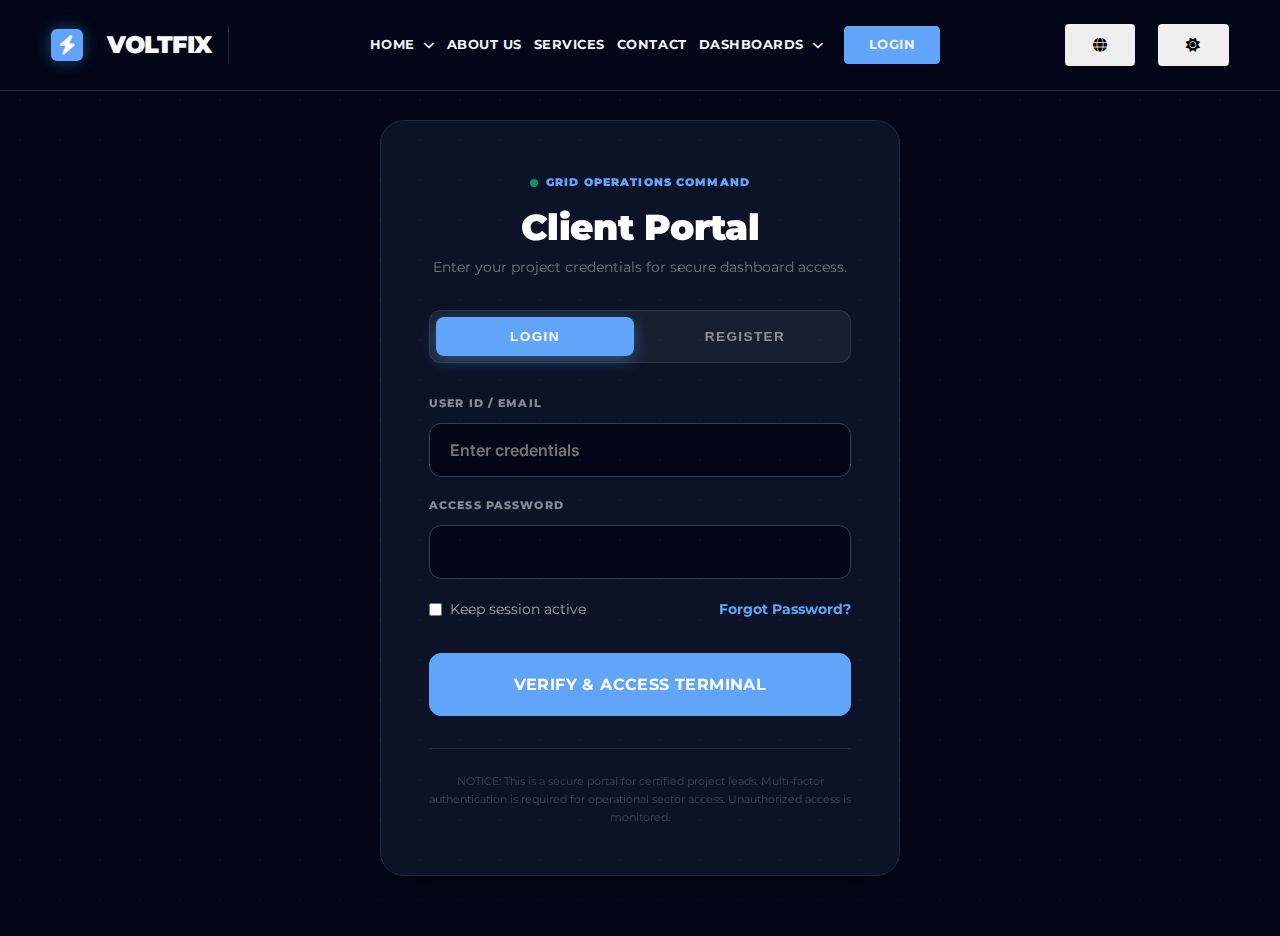
<file: auth.html>
﻿<!DOCTYPE html>
<html lang="en" data-theme="dark" dir="ltr">

<head>
    <meta charset="UTF-8">
    <meta name="viewport" content="width=device-width, initial-scale=1.0">
    <title>Client Access | VoltFix Reliability</title>
    <link
        href="https://fonts.googleapis.com/css2?family=Montserrat:wght@400;600;700;800;900&family=Inter:wght@400;600;700;800;900&display=swap"
        rel="stylesheet">
    <link rel="stylesheet" href="https://cdnjs.cloudflare.com/ajax/libs/font-awesome/6.0.0/css/all.min.css">
    <link rel="stylesheet" href="style.css">
    <style>
        .auth-screen {
            min-height: 100vh;
            display: flex;
            align-items: center;
            justify-content: center;
            padding: 120px 20px 60px;
            position: relative;
            background: #020617;
            overflow-x: hidden;
        }

        .auth-box {
            width: 100%;
            max-width: 520px;
            background: rgba(15, 23, 42, 0.8);
            border: 1px solid var(--border);
            border-radius: 24px;
            padding: 48px;
            box-shadow: var(--shadow-xl);
            position: relative;
            z-index: 2;
            backdrop-filter: blur(20px);
            transition: all 0.5s cubic-bezier(0.4, 0, 0.2, 1);
        }

        @media (max-width: 480px) {
            .auth-box {
                padding: 40px 24px;
                border-radius: 16px;
            }
        }

        .terminal-header {
            text-align: center;
            margin-bottom: 32px;
        }

        .auth-tabs {
            display: flex;
            gap: 12px;
            background: rgba(255, 255, 255, 0.05);
            padding: 6px;
            border-radius: 12px;
            margin-bottom: 32px;
            border: 1px solid rgba(255, 255, 255, 0.1);
        }

        .auth-tab {
            flex: 1;
            padding: 12px;
            border: none;
            background: none;
            color: rgba(255, 255, 255, 0.5);
            font-weight: 800;
            font-size: 0.85rem;
            text-transform: uppercase;
            letter-spacing: 0.1em;
            cursor: pointer;
            border-radius: 8px;
            transition: all 0.3s ease;
        }

        .auth-tab.active {
            background: var(--accent);
            color: white;
            box-shadow: 0 4px 15px var(--accent-glow);
        }

        .secure-input {
            width: 100%;
            padding: 16px 20px;
            background: rgba(255, 255, 255, 0.03);
            border: 1px solid rgba(255, 255, 255, 0.1);
            border-radius: 12px;
            color: white;
            font-family: 'Inter', sans-serif;
            font-weight: 600;
            font-size: 1rem;
            margin-bottom: 20px;
            transition: var(--transition-base);
        }

        .secure-input:focus {
            outline: none;
            border-color: var(--accent);
            background: rgba(255, 255, 255, 0.05);
            box-shadow: 0 0 20px var(--accent-glow);
        }

        .input-label {
            display: block;
            font-size: 0.7rem;
            font-weight: 800;
            color: rgba(255, 255, 255, 0.5);
            text-transform: uppercase;
            letter-spacing: 0.1em;
            margin-bottom: 10px;
        }

        .auth-section {
            display: none;
            animation: fadeIn 0.4s ease-out;
        }

        .auth-section.active {
            display: block;
        }

        @keyframes fadeIn {
            from {
                opacity: 0;
                transform: translateY(10px);
            }

            to {
                opacity: 1;
                transform: translateY(0);
            }
        }

        .status-badge {
            display: inline-flex;
            align-items: center;
            gap: 8px;
            font-size: 0.7rem;
            font-weight: 900;
            color: var(--accent);
            text-transform: uppercase;
            letter-spacing: 0.1em;
            margin-bottom: 16px;
        }
    </style>
</head>

<body>

    <header>
        <div class="container nav-container">
            <a href="index.html" class="logo">
                <div
                    style="position: relative; width: 32px; height: 32px; background: var(--accent); border-radius: 6px; display: flex; align-items: center; justify-content: center; margin-right: 12px; box-shadow: 0 0 15px var(--accent-glow);">
                    <i class="fas fa-bolt" style="color: white; font-size: 1.2rem;"></i>
                </div>
                VOLTFIX <span style="font-weight: 300; opacity: 0.6; margin-left: 4px;">RELIABILITY</span>
            </a>
            <button id="mobile-menu-btn" class="mobile-menu-btn" aria-label="Toggle Menu">
                <i class="fas fa-bars"></i>
            </button>
            <nav class="nav-links">
                <div class="dropdown">
                    <a href="index.html">Home <i class="fas fa-chevron-down"
                            style="font-size: 0.7rem; margin-left: 5px;"></i></a>
                    <div class="dropdown-menu">
                        <a href="index.html">Home 1</a>
                        <a href="index3.html">Home 2</a>
                    </div>
                </div>
                <a href="about.html">About us</a>
                <a href="services.html">Services</a>
                <a href="contact.html">Contact</a>
                <div class="dropdown">
                    <a href="#">Dashboards <i class="fas fa-chevron-down"
                            style="font-size: 0.7rem; margin-left: 5px;"></i></a>
                    <div class="dropdown-menu">
                        <a href="dashboard-user.html">User Console</a>
                        <a href="dashboard-admin.html">Admin Terminal</a>
                    </div>
                </div>
                <a href="auth.html?mode=login" class="btn btn-primary"
                    style="padding: 8px 24px; margin-left: 8px;">Login</a>
            </nav>
            <div class="nav-tools">
                <button id="rtl-toggle" class="btn" style="margin-right: 8px; font-weight: 800;"><i
                        class="fas fa-globe"></i></button>
                <button id="theme-toggle" class="btn"><i class="fas fa-moon"></i></button>
            </div>
        </div>
    </header>

    <div class="blueprint-overlay"></div>

    <main class="auth-screen">
        <div class="tech-grid" style="position: absolute; inset: 0; opacity: 0.1;"></div>

        <div class="auth-box">
            <div class="terminal-header">
                <div class="status-badge" id="status-badge">
                    <span
                        style="width: 8px; height: 8px; background: var(--success); border-radius: 50%; display: inline-block; animation: pulse 2s infinite;"></span>
                    <span id="badge-text">Grid Operations Command</span>
                </div>
                <h1 style="color: white; font-size: 2.25rem; font-weight: 900; margin-bottom: 8px;" id="auth-title">
                    Client Portal</h1>
                <p style="color: rgba(255,255,255,0.4); font-size: 0.875rem;" id="auth-subtitle">Enter your project
                    credentials for secure dashboard access.</p>
            </div>

            <div class="auth-tabs">
                <button class="auth-tab active" onclick="switchAuth('login')">Login</button>
                <button class="auth-tab" onclick="switchAuth('register')">Register</button>
            </div>

            <!-- Login Section -->
            <div id="login-section" class="auth-section active">
                <form>
                    <label class="input-label">User ID / Email</label>
                    <input type="text" class="secure-input" placeholder="Enter credentials">

                    <label class="input-label">Access Password</label>
                    <input type="password" class="secure-input" placeholder="">

                    <div
                        style="display: flex; justify-content: space-between; align-items: center; margin-bottom: 32px;">
                        <label
                            style="display: flex; align-items: center; gap: 8px; cursor: pointer; color: rgba(255,255,255,0.6); font-size: 0.85rem;">
                            <input type="checkbox" style="accent-color: var(--accent);"> Keep session active
                        </label>
                        <a href="#" style="color: var(--accent); font-size: 0.85rem; font-weight: 700;">Forgot
                            Password?</a>
                    </div>

                    <a href="dashboard-admin.html" class="btn btn-primary"
                        style="width: 100%; padding: 18px; font-size: 1rem; border-radius: 12px;">Verify & Access
                        Terminal</a>
                </form>
            </div>

            <!-- Register Section -->
            <div id="register-section" class="auth-section">
                <form>
                    <label class="input-label">Full Name</label>
                    <input type="text" class="secure-input" placeholder="Operator Name">

                    <label class="input-label">Work Email</label>
                    <input type="email" class="secure-input" placeholder="name@voltfix.com">

                    <label class="input-label">Access Password</label>
                    <input type="password" class="secure-input" placeholder="">

                    <div style="display: flex; align-items: flex-start; gap: 12px; margin-bottom: 32px;">
                        <input type="checkbox" style="accent-color: var(--accent); margin-top: 4px;" id="terms">
                        <label for="terms" style="color: rgba(255,255,255,0.6); font-size: 0.8rem; line-height: 1.5;">
                            I agree to the <a href="#" style="color: var(--accent); font-weight: 600;">Operational
                                Protocols</a> and data security compliance agreements.
                        </label>
                    </div>

                    <button type="button" class="btn btn-primary"
                        style="width: 100%; padding: 18px; font-size: 1rem; border-radius: 12px;"
                        onclick="window.location.href='dashboard-user.html'">Initialize Operator Profile</button>
                </form>
            </div>

            <p
                style="color: rgba(255,255,255,0.2); font-size: 0.7rem; line-height: 1.6; margin-top: 32px; text-align: center; border-top: 1px solid rgba(255,255,255,0.1); padding-top: 24px;">
                NOTICE: This is a secure portal for certified project leads. Multi-factor authentication
                is required for operational sector access. Unauthorized access is monitored.
            </p>
        </div>
    </main>

    <script src="main.js"></script>
    <script>
        function switchAuth(mode) {
            const tabs = document.querySelectorAll('.auth-tab');
            const sections = document.querySelectorAll('.auth-section');
            const title = document.getElementById('auth-title');
            const subtitle = document.getElementById('auth-subtitle');
            const badgeText = document.getElementById('badge-text');
            const badgeDot = document.querySelector('#status-badge span');

            tabs.forEach(tab => {
                tab.classList.remove('active');
                if (tab.innerText.toLowerCase() === mode) tab.classList.add('active');
            });

            sections.forEach(section => {
                section.classList.remove('active');
                if (section.id === mode + '-section') section.classList.add('active');
            });

            if (mode === 'login') {
                title.innerText = 'Client Portal';
                subtitle.innerText = 'Enter your project credentials for secure dashboard access.';
                badgeText.innerText = 'Grid Operations Command';
                badgeDot.style.background = 'var(--success)';
            } else {
                title.innerText = 'Create Account';
                subtitle.innerText = 'Initialize your operator profile for secure network deployment access.';
                badgeText.innerText = 'Personnel Deployment';
                badgeDot.style.background = 'var(--accent)';
            }
        }

        // Handle URL parameters for direct linking
        window.onload = function () {
            const urlParams = new URLSearchParams(window.location.search);
            const mode = urlParams.get('mode');
            if (mode === 'register') {
                switchAuth('register');
            }
        }
    </script>
</body>

</html>
</file>
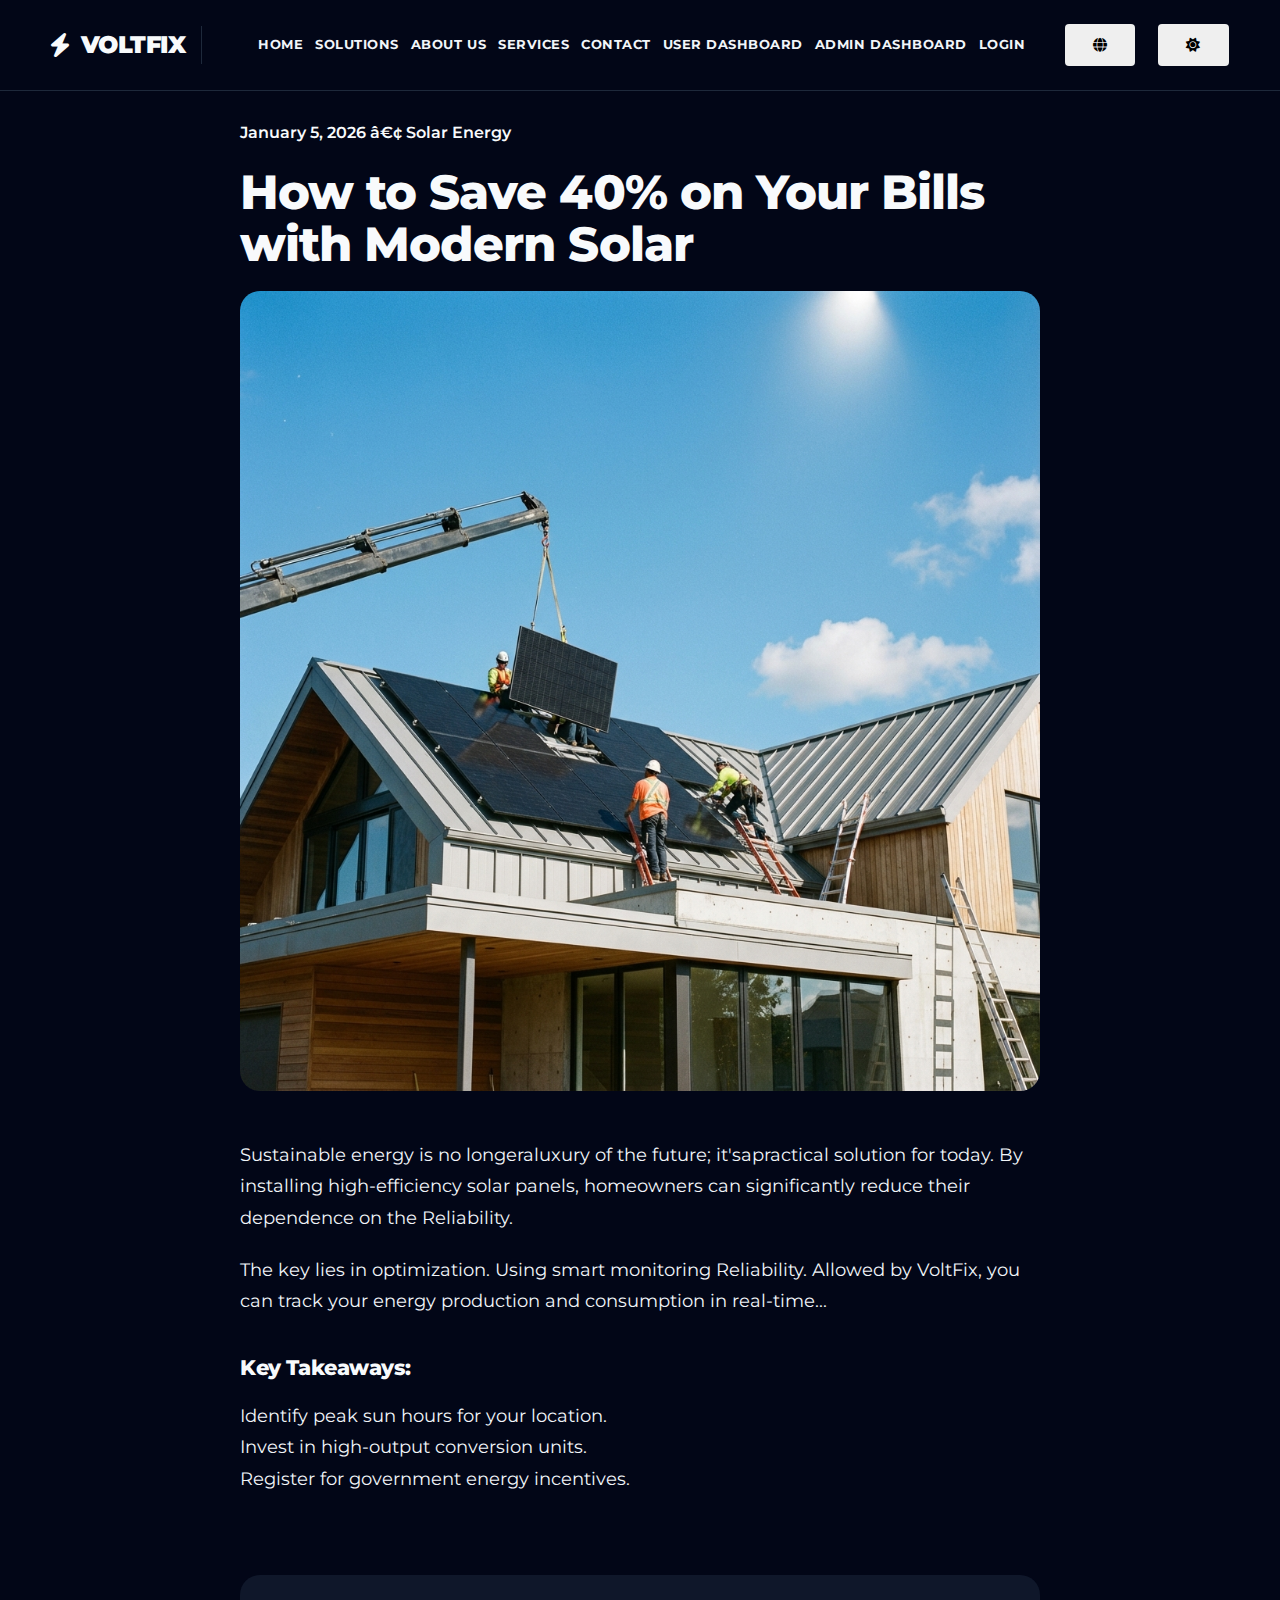
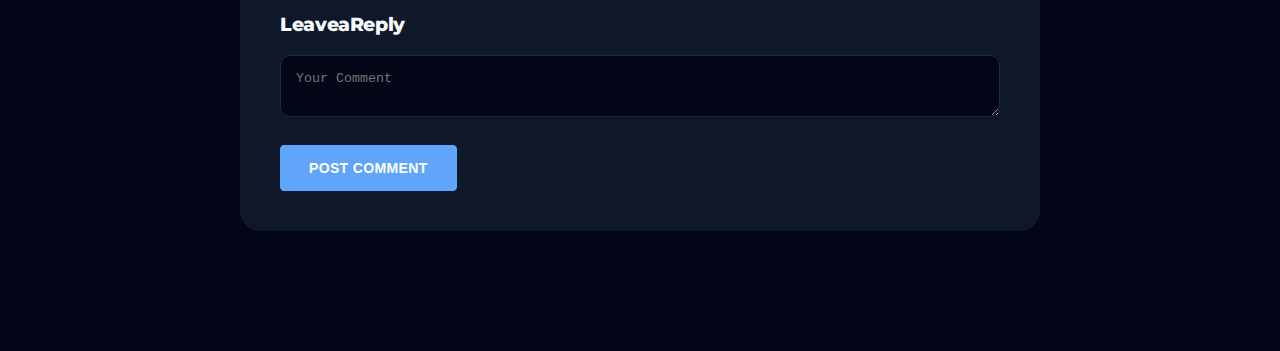
<file: blog-details.html>
﻿<!DOCTYPE html>
<html lang="en" data-theme="dark" dir="ltr">

<head>
  <meta charset="UTF-8">
  <meta name="viewport" content="width=device-width, initial-scale=1.0">
  <title>Blog Post-VoltFix</title>
  <link href="https://fonts.googleapis.com/css2?family=Montserrat:wght@400;600;700;800;900&family=Inter:wght@400;600;800&display=swap" rel="stylesheet">
  <link rel="stylesheet" href="https://cdnjs.cloudflare.com/ajax/libs/font-awesome/6.0.0/css/all.min.css">
  <link rel="stylesheet" href="style.css">
</head>

<body>
  <header>
    <div class="container nav-container">
    <a href="index.html" class="logo"><i class="fas fa-bolt"></i> VoltFix</a>
    <nav class="nav-links">
      <a href="index.html">Home</a>
      <a href="index3.html">Solutions</a>
      <a href="about.html">About us</a>
      <a href="services.html">Services</a>
      <a href="contact.html">Contact</a>
      <a href="dashboard-user.html">User Dashboard</a>
      <a href="dashboard-admin.html">Admin Dashboard</a>
      <a href="auth.html?mode=login">Login</a>
    </nav>
    <div class="nav-tools">
      <button id="rtl-toggle" class="btn" style="margin-right: 8px; font-weight: 800;"><i
        class="fas fa-globe"></i></button>
      <button id="theme-toggle" class="btn"><i class="fas fa-moon"></i></button>
    </div>
    </div>
  </header>

  <main class="container" style="padding: 120px 0; max-width: 800px;">
    <span style="color: var(--primary); font-weight: 600;">January 5, 2026 â€¢ Solar Energy</span>
    <h1 style="font-size: 3rem; margin: 20px 0;">How to Save 40% on Your Bills with Modern Solar</h1>
    <img src="Assets/service-solar.jpg" alt="Solar" style="width: 100%; border-radius: 20px; margin-bottom: 40px;">

    <div style="font-size: 1.1rem; line-height: 1.8; color: var(--text-main);">
    <p>Sustainable energy is no longeraluxury of the future; it'sapractical solution for today. By
      installing high-efficiency solar panels, homeowners can significantly reduce their dependence on the
      Reliability.</p>
    <p style="margin-top: 20px;">The key lies in optimization. Using smart monitoring Reliability. Allowed by
      VoltFix, you can track your energy production and consumption in real-time...</p>

    <h3 style="margin-top: 40px;">Key Takeaways:</h3>
    <ul style="margin-top: 20px;">
      <li>Identify peak sun hours for your location.</li>
      <li>Invest in high-output conversion units.</li>
      <li>Register for government energy incentives.</li>
    </ul>
    </div>

    <div style="margin-top: 80px; padding: 40px; background: var(--bg-surface); border-radius: 20px;">
    <h3>LeaveaReply</h3>
    <textarea placeholder="Your Comment"
      style="width: 100%; padding: 15px; border-radius: 10px; margin: 20px 0; border: 1px solid var(--border);"></textarea>
    <button class="btn btn-primary">Post Comment</button>
    </div>
  </main>

  <script src="main.js"></script>
</body>

</html>
</file>
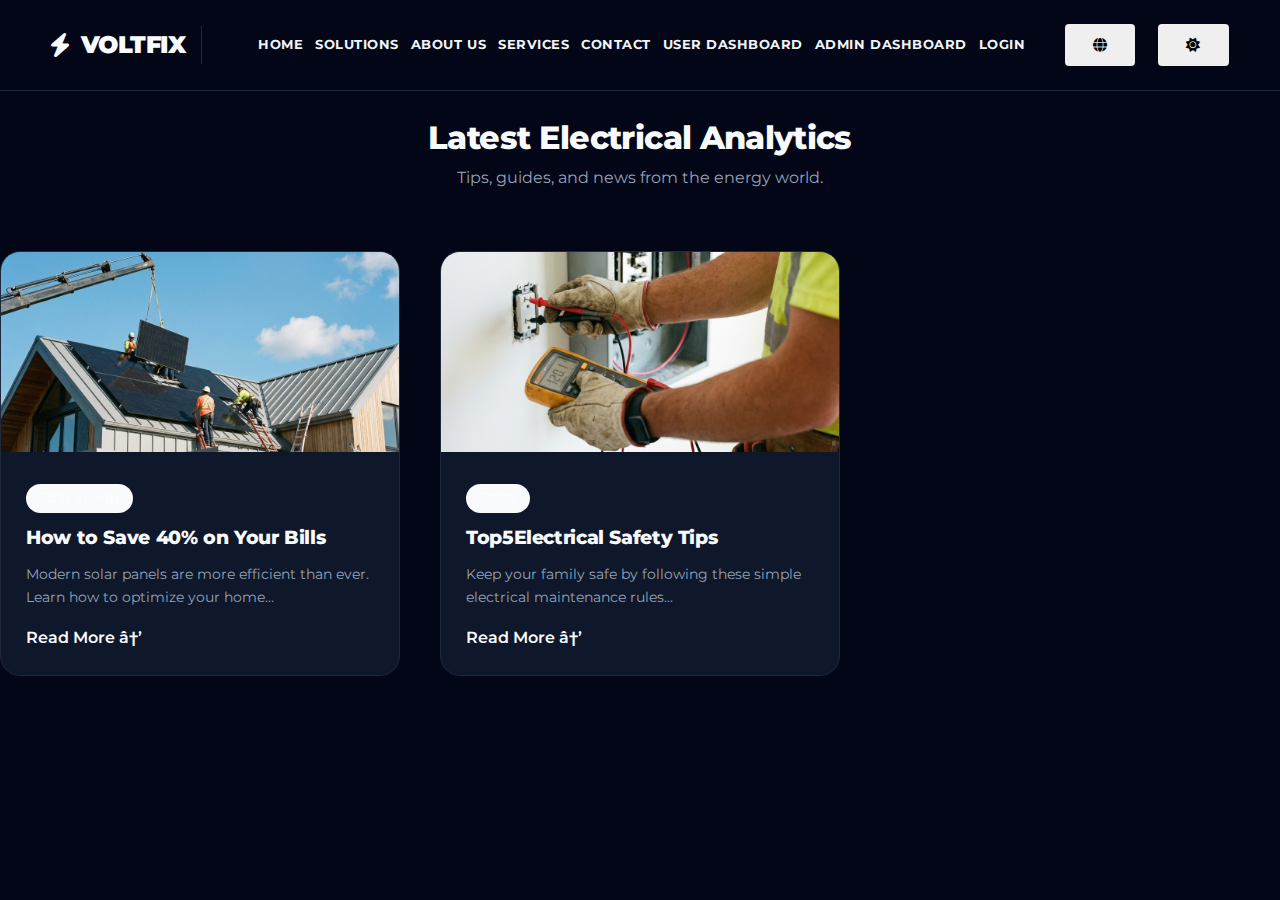
<file: blog.html>
﻿<!DOCTYPE html>
<html lang="en" data-theme="dark" dir="ltr">

<head>
  <meta charset="UTF-8">
  <meta name="viewport" content="width=device-width, initial-scale=1.0">
  <title>Blog-VoltFix</title>
  <link href="https://fonts.googleapis.com/css2?family=Montserrat:wght@400;600;700;800;900&family=Inter:wght@400;600;800&display=swap" rel="stylesheet">
  <link rel="stylesheet" href="https://cdnjs.cloudflare.com/ajax/libs/font-awesome/6.0.0/css/all.min.css">
  <link rel="stylesheet" href="style.css">
  <style>
    .blog-grid {
    display: grid;
    grid-template-columns: repeat(auto-fill, minmax(300px, 1fr));
    gap: 40px;
    margin-top: 60px;
    }

    .blog-card {
    background: var(--bg-surface);
    border-radius: 20px;
    overflow: hidden;
    border: 1px solid var(--border);
    }

    .blog-content {
    padding: 25px;
    }

    .blog-tag {
    background: var(--primary);
    color: white;
    padding: 4px 12px;
    border-radius: 15px;
    font-size: 0.8rem;
    margin-bottom: 15px;
    display: inline-block;
    }
  </style>
</head>

<body>

  <header>
    <div class="container nav-container">
    <a href="index.html" class="logo"><i class="fas fa-bolt"></i> VoltFix</a>
    <nav class="nav-links">
      <a href="index.html">Home</a>
      <a href="index3.html">Solutions</a>
      <a href="about.html">About us</a>
      <a href="services.html">Services</a>
      <a href="contact.html">Contact</a>
      <a href="dashboard-user.html">User Dashboard</a>
      <a href="dashboard-admin.html">Admin Dashboard</a>
      <a href="auth.html?mode=login">Login</a>
    </nav>
    <div class="nav-tools">
      <button id="rtl-toggle" class="btn" style="margin-right: 8px; font-weight: 800;"><i
        class="fas fa-globe"></i></button>
      <button id="theme-toggle" class="btn"><i class="fas fa-moon"></i></button>
    </div>
    </div>
  </header>

  <main class="container" style="padding: 120px 0;">
    <div style="text-align: center;">
    <h1>Latest Electrical Analytics</h1>
    <p style="color: var(--text-muted); margin-top: 10px;">Tips, guides, and news from the energy world.</p>
    </div>

    <div class="blog-grid">
    <div class="blog-card">
      <img src="Assets/service-solar.jpg" alt="Blog" style="width: 100%; height: 200px; object-fit: cover;">
      <div class="blog-content">
        <span class="blog-tag">Solar Energy</span>
        <h3>How to Save 40% on Your Bills</h3>
        <p style="margin: 15px 0; color: var(--text-muted); font-size: 0.9rem;">Modern solar panels are more
        efficient than ever. Learn how to optimize your home...</p>
        <a href="blog-Credentials.html" style="color: var(--primary); font-weight: 600;">Read More â†’</a>
      </div>
    </div>
    <div class="blog-card">
      <img src="Assets/service-maintenance.jpg" alt="Blog"
        style="width: 100%; height: 200px; object-fit: cover;">
      <div class="blog-content">
        <span class="blog-tag">Safety</span>
        <h3>Top5Electrical Safety Tips</h3>
        <p style="margin: 15px 0; color: var(--text-muted); font-size: 0.9rem;">Keep your family safe by
        following these simple electrical maintenance rules...</p>
        <a href="blog-Credentials.html" style="color: var(--primary); font-weight: 600;">Read More â†’</a>
      </div>
    </div>
    </div>
  </main>

  <script src="main.js"></script>
</body>

</html>
</file>
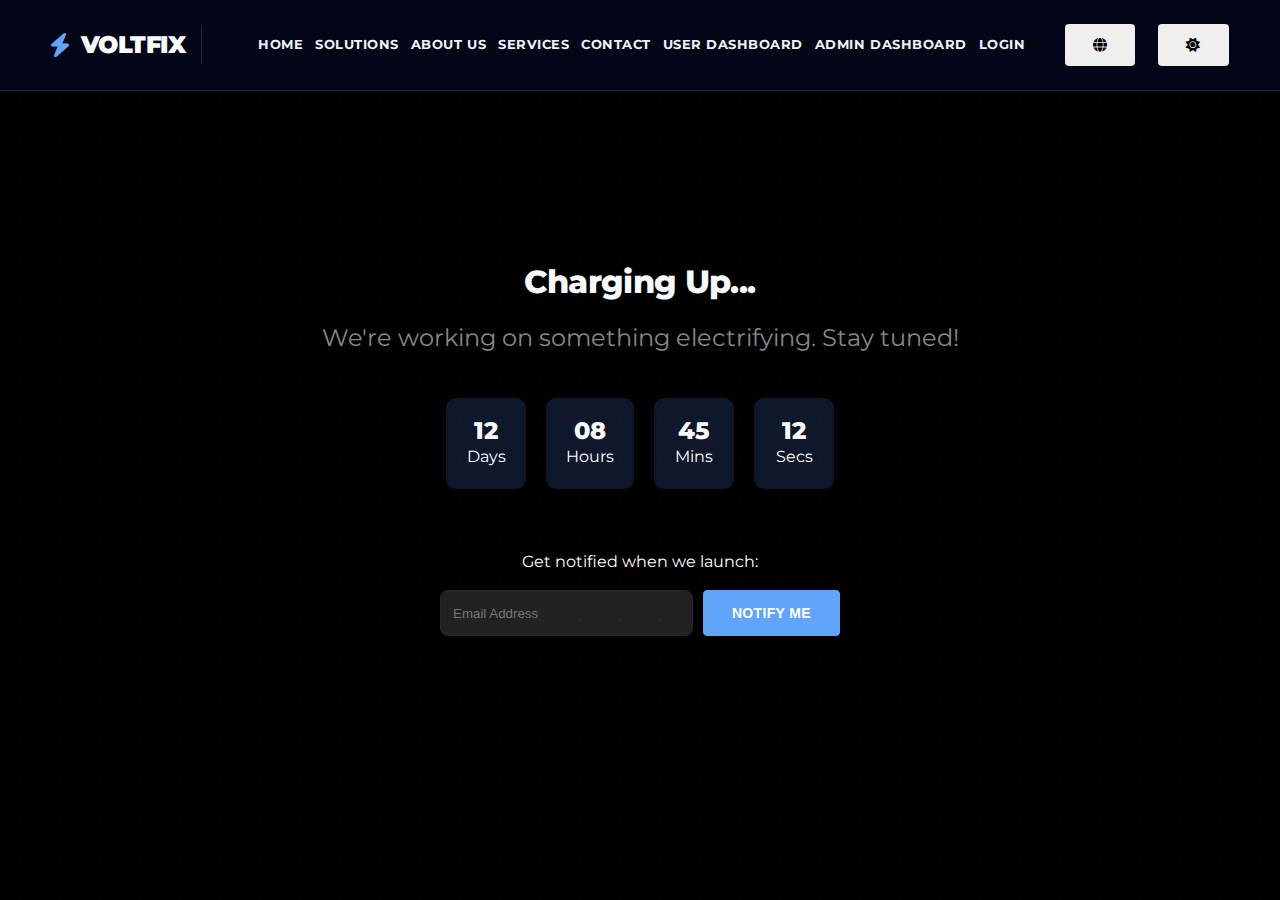
<file: coming-soon.html>
﻿<!DOCTYPE html>
<html lang="en" data-theme="dark" dir="ltr">

<head>
  <meta charset="UTF-8">
  <meta name="viewport" content="width=device-width, initial-scale=1.0">
  <title>Coming Soon-VoltFix</title>
  <link href="https://fonts.googleapis.com/css2?family=Montserrat:wght@400;600;700;800;900&family=Inter:wght@400;600;800&display=swap" rel="stylesheet">
  <link rel="stylesheet" href="https://cdnjs.cloudflare.com/ajax/libs/font-awesome/6.0.0/css/all.min.css">
  <link rel="stylesheet" href="style.css">
  <style>
    .coming-soon {
    height: 100vh;
    display: flex;
    align-items: center;
    justify-content: center;
    background: #000;
    color: white;
    padding: 20px;
    overflow: hidden;
    position: relative;
    }

    -text {
    font-size: 5rem;
    font-weight: 800;
    background: linear-gradient(90deg, var(--primary), var(--secondary));
    -webkit-background-clip: text;
    background-clip: text;
    -webkit-text-fill-color: transparent;
    animation: pulse 2s infinite;
    }

    @keyframes pulse {

    0%,
    10% {
      opacity: 0.8;
      transform: scale(1);
    }

    50% {
      opacity: 1;
      transform: scale(1.05);
    }
    }

    .timer {
    display: flex;
    gap: 20px;
    margin-top: 40px;
    justify-content: center;
    }

    .timer-unit {
    background: var(--bg-surface);
    padding: 20px;
    border-radius: 10px;
    min-width: 80px;
    }
  </style>
</head>

<body>

  <header>
    <div class="container nav-container">
    <a href="index.html" class="logo">
      <i class="fas fa-bolt" style="color: var(--accent);"></i> VoltFix <span
        style="font-weight: 300; opacity: 0.5;">Reliability</span>
    </a>
    <button id="mobile-menu-btn" class="mobile-menu-btn" aria-label="Toggle Menu">
      <i class="fas fa-bars"></i>
    </button>
    <nav class="nav-links">
      <a href="index.html">Home</a>
      <a href="index3.html">Solutions</a>
      <a href="about.html">About us</a>
      <a href="services.html">Services</a>
      <a href="contact.html">Contact</a>
      <a href="dashboard-user.html">User Dashboard</a>
      <a href="dashboard-admin.html">Admin Dashboard</a>
      <a href="auth.html?mode=login">Login</a>
    </nav>
    <div class="nav-tools">
      <button id="rtl-toggle" class="btn" style="margin-right: 8px; font-weight: 800;"><i
        class="fas fa-globe"></i></button>
      <button id="theme-toggle" class="btn"><i class="fas fa-moon"></i></button>
    </div>
    </div>
  </header>

  <div class="blueprint-overlay"></div>

  <div class="coming-soon">
    <div class="tech-grid" style="position: absolute; inset: 0; opacity: 0.1;"></div>
    <div style="text-align: center; position: relative; z-index: 1;">
    <h1 class="reveal-text">Charging Up...</h1>
    <p style="font-size: 1.5rem; color: #888; margin-top: 20px;">We're working on something electrifying. Stay
      tuned!</p>

    <div class="timer">
      <div class="timer-unit">
        <h2 id="days">12</h2>
        <p>Days</p>
      </div>
      <div class="timer-unit">
        <h2 id="hours">08</h2>
        <p>Hours</p>
      </div>
      <div class="timer-unit">
        <h2 id="mins">45</h2>
        <p>Mins</p>
      </div>
      <div class="timer-unit">
        <h2 id="secs">12</h2>
        <p>Secs</p>
      </div>
    </div>

    <div style="margin-top: 60px; max-width: 400px; margin-left: auto; margin-right: auto;">
      <p style="margin-bottom: 15px;">Get notified when we launch:</p>
      <div style="display: flex; gap: 10px;">
        <input type="email" placeholder="Email Address"
        style="flex: 1; padding: 12px; border-radius: 8px; border: 1px solid var(--border); background: #222; color: white;">
        <button class="btn btn-primary">Notify Me</button>
      </div>
    </div>
    </div>
  </div>

  <script src="main.js"></script>
  
</body>

</html>
</file>
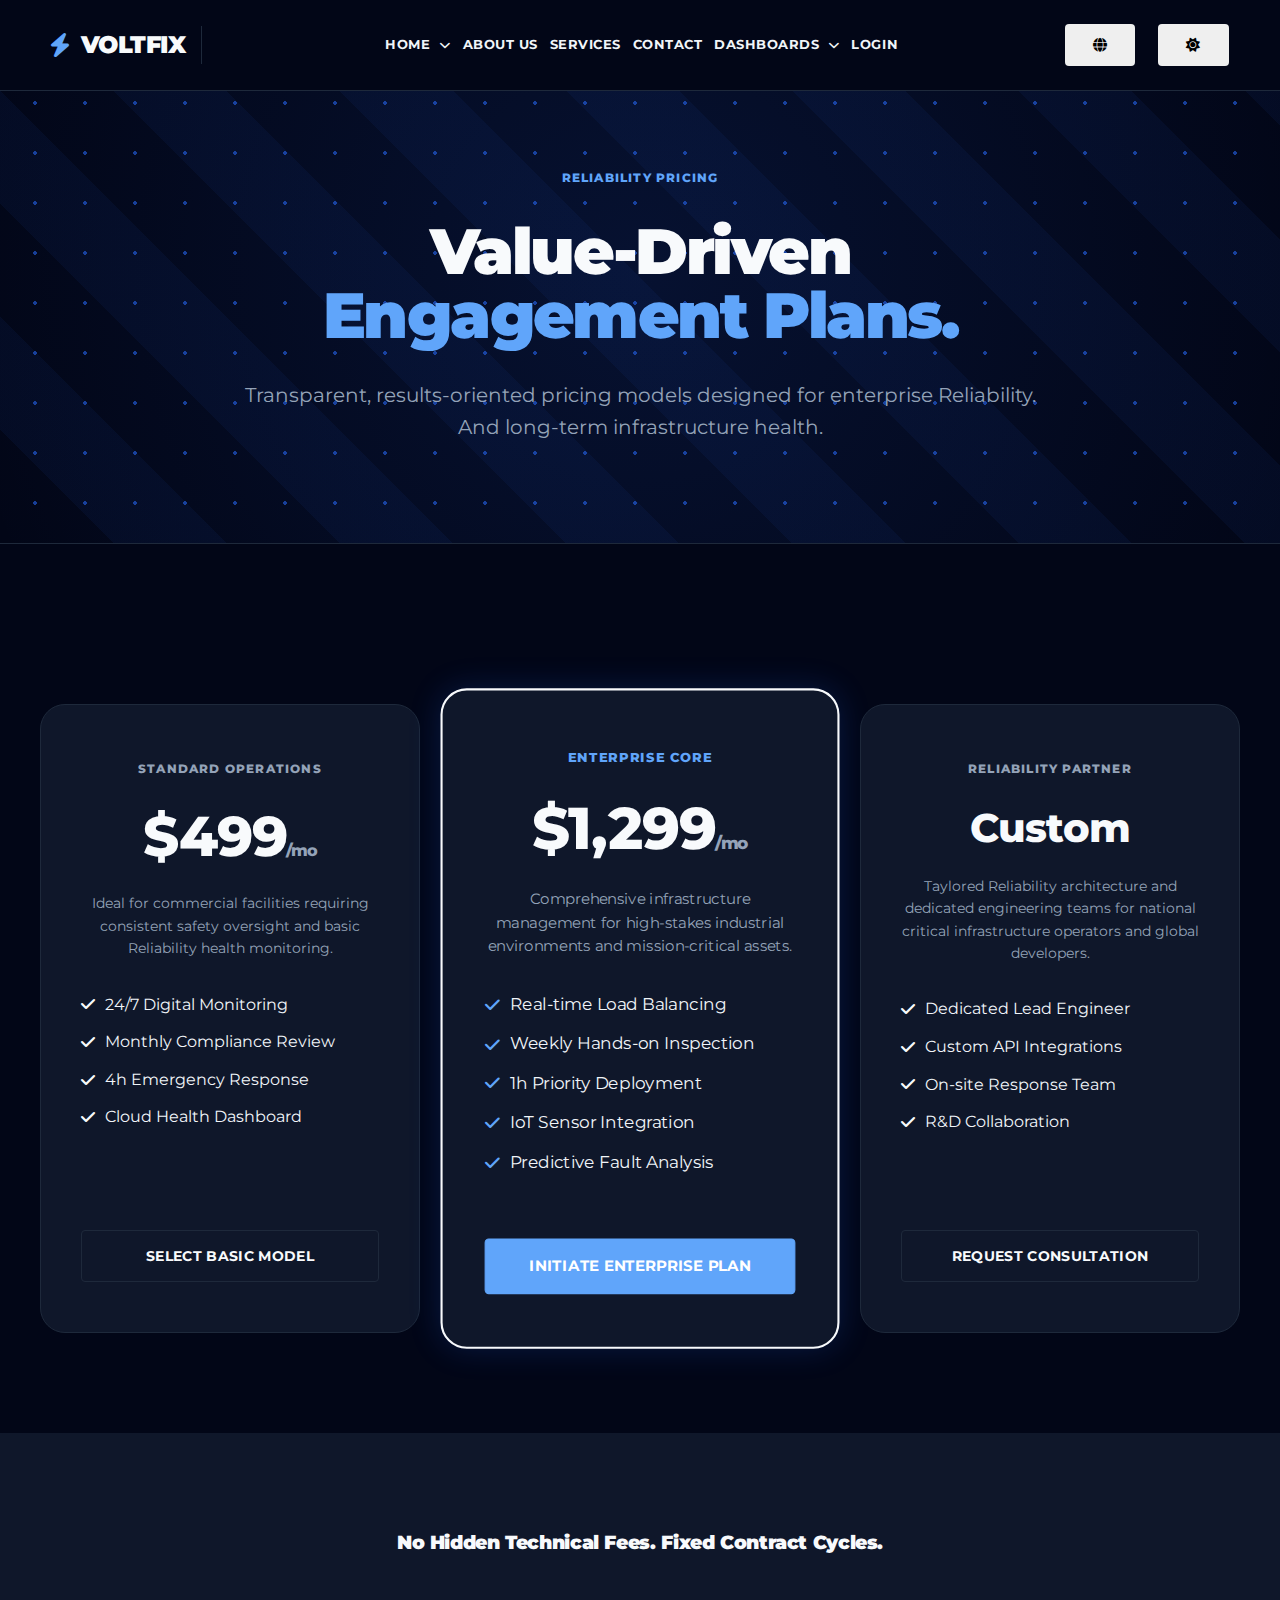
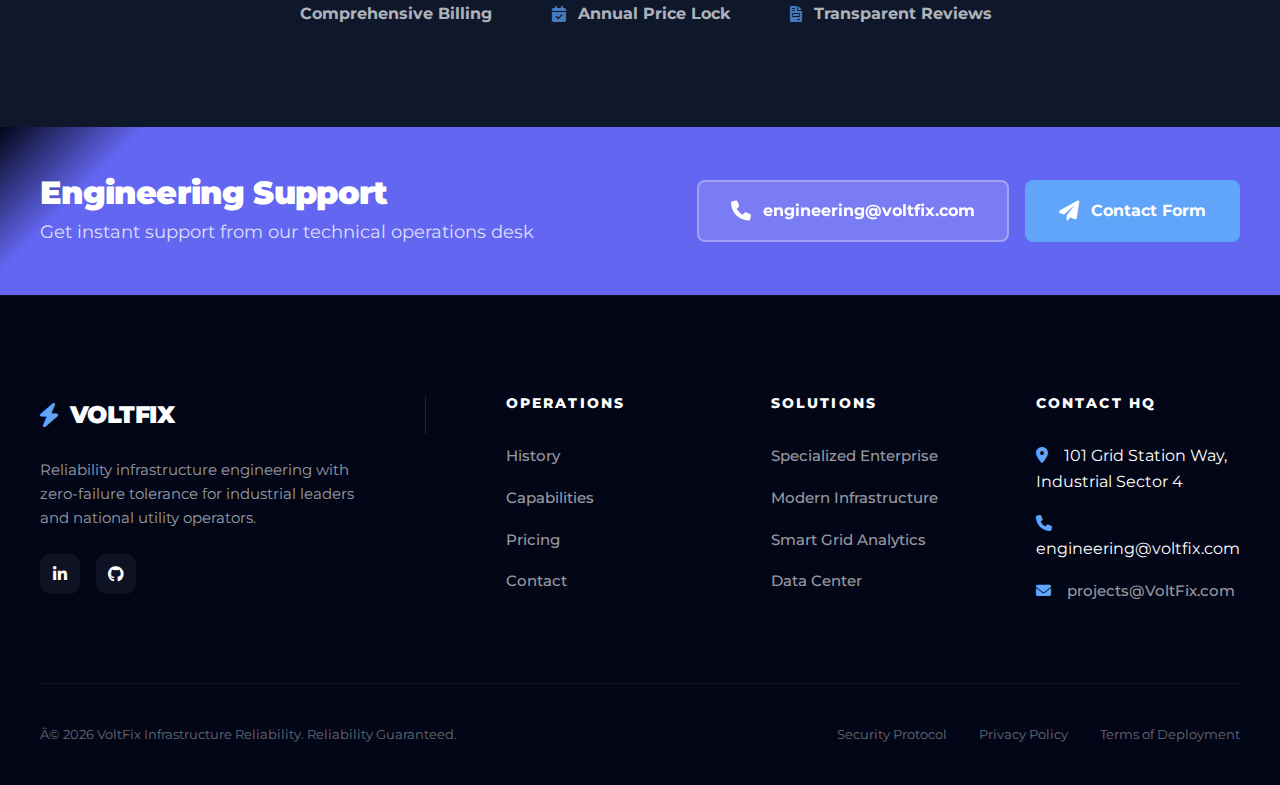
<file: pricing.html>
﻿<!DOCTYPE html>
<html lang="en" data-theme="dark" dir="ltr">

<head>
  <meta charset="UTF-8">
  <meta name="viewport" content="width=device-width, initial-scale=1.0">
  <title>Engagement Models|VoltFix Infrastructure</title>
  <link
    href="https://fonts.googleapis.com/css2?family=Montserrat:wght@400;600;700;800;900&family=Inter:wght@400;600;700;800;900&display=swap"
    rel="stylesheet">
  <link rel="stylesheet" href="https://cdnjs.cloudflare.com/ajax/libs/font-awesome/6.0.0/css/all.min.css">
  <link rel="stylesheet" href="style.css">
</head>

<body>

  <header>

    <div class="container nav-container">
      <a href="index.html" class="logo">
        <i class="fas fa-bolt" style="color: var(--accent);"></i> VoltFix <span
          style="font-weight: 300; opacity: 0.5;">Reliability</span>
      </a>
      <button id="mobile-menu-btn" class="mobile-menu-btn" aria-label="Toggle Menu">
        <i class="fas fa-bars"></i>
      </button>
      <nav class="nav-links">
        <div class="dropdown">
          <a href="index.html">Home <i class="fas fa-chevron-down" style="font-size: 0.7rem; margin-left: 5px;"></i></a>
          <div class="dropdown-menu">
            <a href="index.html">Main Landing</a>
            <a href="index3.html">Infrastructure</a>
          </div>
        </div>
        <a href="about.html">About us</a>
        <a href="services.html">Services</a>
        <a href="contact.html">Contact</a>
        <div class="dropdown">
          <a href="#">Dashboards <i class="fas fa-chevron-down" style="font-size: 0.7rem; margin-left: 5px;"></i></a>
          <div class="dropdown-menu">
            <a href="dashboard-user.html">User Console</a>
            <a href="dashboard-admin.html">Admin Terminal</a>
          </div>
        </div>
        <a href="auth.html?mode=login">Login</a>
      </nav>
      <div class="nav-tools">
        <button id="rtl-toggle" class="btn" style="margin-right: 8px; font-weight: 800;"><i
            class="fas fa-globe"></i></button>
        <button id="theme-toggle" class="btn"><i class="fas fa-moon"></i></button>
      </div>
    </div>
  </header>

  <main>
    <section class="tech-grid mega-hero"
      style="padding: 160px 0 100px; border-bottom: 1px solid var(--border); position: relative; overflow: hidden;">
      <div class="container" style="position: relative; z-index: 1;">
        <div style="max-width: 800px; margin:0 auto; text-align: center;">
          <span class="badge"
            style="background: var(--accent-light); color: var(--accent); padding: 8px 16px; border-radius: 99px; font-weight: 800; font-size: 0.75rem; text-transform: uppercase; letter-spacing: 0.1em; display: inline-block; margin-bottom: 24px;">Reliability
            Pricing</span>
          <h1 style="font-size: 4rem; font-weight: 900; letter-spacing: -0.04em; line-height: 1; margin-bottom: 32px;">
            Value-Driven <br><span style="color: var(--accent);">Engagement Plans.</span></h1>
          <p style="font-size: 1.25rem; color: var(--text-muted); line-height: 1.6;">Transparent,
            results-oriented pricing models designed for enterprise Reliability. And long-term infrastructure
            health.</p>
        </div>
      </div>
    </section>

    <section style="padding: 100px 0;">
      <div class="container">
        <div class="pricing-grid">
          <!-- Basic Model -->
          <div class="pricing-card">
            <div>
              <span
                style="font-weight: 800; text-transform: uppercase; font-size: 0.75rem; color: var(--text-muted); letter-spacing: 0.1em;">Standard
                Operations</span>
              <div class="price-box">
                <h1>$499<span>/mo</span></h1>
              </div>
              <p style="font-size: 0.875rem; color: var(--text-muted); margin-bottom: 32px;">Ideal for
                commercial facilities requiring consistent safety oversight and basic Reliability health
                monitoring.</p>
              <ul class="feature-list">
                <li><i class="fas fa-check"></i> 24/7 Digital Monitoring</li>
                <li><i class="fas fa-check"></i> Monthly Compliance Review</li>
                <li><i class="fas fa-check"></i> 4h Emergency Response</li>
                <li><i class="fas fa-check"></i> Cloud Health Dashboard</li>
              </ul>
            </div>
            <a href="contact.html" class="btn btn-outline" style="margin-top: 40px;">Select Basic Model</a>
          </div>

          <!-- Featured Model -->
          <div class="pricing-card featured">
            <div>
              <span
                style="font-weight: 800; text-transform: uppercase; font-size: 0.75rem; color: var(--accent); letter-spacing: 0.1em;">Enterprise
                Core</span>
              <div class="price-box">
                <h1>$1,299<span>/mo</span></h1>
              </div>
              <p style="font-size: 0.875rem; color: var(--text-muted); margin-bottom: 32px;">Comprehensive
                infrastructure management for high-stakes industrial environments and mission-critical
                assets.</p>
              <ul class="feature-list">
                <li><i class="fas fa-check" style="color: var(--accent);"></i> Real-time Load Balancing
                </li>
                <li><i class="fas fa-check" style="color: var(--accent);"></i> Weekly Hands-on
                  Inspection</li>
                <li><i class="fas fa-check" style="color: var(--accent);"></i> 1h Priority Deployment
                </li>
                <li><i class="fas fa-check" style="color: var(--accent);"></i> IoT Sensor Integration
                </li>
                <li><i class="fas fa-check" style="color: var(--accent);"></i> Predictive Fault Analysis
                </li>
              </ul>
            </div>
            <a href="contact.html" class="btn btn-primary" style="margin-top: 40px;">Initiate Enterprise
              Plan</a>
          </div>

          <!-- Custom Model -->
          <div class="pricing-card">
            <div>
              <span
                style="font-weight: 800; text-transform: uppercase; font-size: 0.75rem; color: var(--text-muted); letter-spacing: 0.1em;">Reliability
                Partner</span>
              <div class="price-box">
                <h1 style="font-size: 2.5rem;">Custom</h1>
              </div>
              <p style="font-size: 0.875rem; color: var(--text-muted); margin-bottom: 32px;">Taylored Reliability
                architecture and dedicated engineering teams for national critical infrastructure operators and global
                developers.</p>
              <ul class="feature-list">
                <li><i class="fas fa-check"></i> Dedicated Lead Engineer</li>
                <li><i class="fas fa-check"></i> Custom API Integrations</li>
                <li><i class="fas fa-check"></i> On-site Response Team</li>
                <li><i class="fas fa-check"></i> R&D Collaboration</li>
              </ul>
            </div>
            <a href="contact.html" class="btn btn-outline" style="margin-top: 40px;">Request
              Consultation</a>
          </div>
        </div>
      </div>
    </section>

    <!-- Trust Section -->
    <section style="padding: 100px 0; background: var(--bg-surface); text-align: center;">
      <div class="container">
        <h3 style="font-weight: 900; margin-bottom: 48px;">No Hidden Technical Fees. Fixed Contract Cycles.</h3>
        <div style="display: flex; justify-content: center; gap: 60px; flex-wrap: wrap; opacity: 0.7;">
          <div style="display: flex; align-items: center; gap: 12px; font-weight: 700;">
            <i class="fas fa-shield-halved" style="color: var(--accent);"></i> Comprehensive Billing
          </div>
          <div style="display: flex; align-items: center; gap: 12px; font-weight: 700;">
            <i class="fas fa-calendar-check" style="color: var(--accent);"></i> Annual Price Lock
          </div>
          <div style="display: flex; align-items: center; gap: 12px; font-weight: 700;">
            <i class="fas fa-file-invoice" style="color: var(--accent);"></i> Transparent Reviews
          </div>
        </div>
      </div>
    </section>
    </section>

    <!-- Quick Contact Banner -->
    <section class="quick-contact-banner">
      <div class="container">
        <div class="quick-contact-grid">
          <div class="quick-contact-info">
            <h3>Engineering Support</h3>
            <p>Get instant support from our technical operations desk</p>
          </div>
          <div class="quick-contact-actions">
            <a href="tel:engineering@voltfix.com" class="quick-btn quick-btn-call">
              <i class="fas fa-phone"></i>
              <span>engineering@voltfix.com</span>
            </a>
            <a href="contact.html" class="quick-btn quick-btn-contact">
              <i class="fas fa-paper-plane"></i>
              <span>Contact Form</span>
            </a>
          </div>
        </div>
      </div>
    </section>
  </main>



  <footer class="site-footer">
    <div class="container">
      <div class="footer-grid">
        <div class="footer-brand">
          <a href="index.html" class="logo">
            <i class="fas fa-bolt" style="color: var(--accent);"></i> VoltFix <span
              style="font-weight: 300; opacity: 0.5;">Reliability</span>
          </a>
          <p>Reliability infrastructure engineering with zero-failure tolerance for industrial leaders and
            national utility operators.</p>
          <div class="footer-socials">
            <a href="#" class="social-link"><i class="fa-brands fa-linkedin-in"></i></a>
            <a href="#" class="social-link"><i class="fa-brands fa-github"></i></a>
          </div>
        </div>
        <div class="footer-nav-col">
          <h4>Operations</h4>
          <ul>
            <li><a href="about.html">History</a></li>
            <li><a href="services.html">Capabilities</a></li>
            <li><a href="pricing.html">Pricing</a></li>
            <li><a href="contact.html">Contact</a></li>
          </ul>
        </div>
        <div class="footer-nav-col">
          <h4>Solutions</h4>
          <ul>
            <li><a href="index.html">Specialized Enterprise</a></li>
            <li><a href="index3.html">Modern Infrastructure</a></li>
            <li><a href="services.html">Smart Grid Analytics</a></li>
            <li><a href="services.html">Data Center</a></li>
          </ul>
        </div>
        <div class="footer-nav-col">
          <h4>Contact HQ</h4>
          <ul>
            <li><i class="fas fa-location-dot" style="margin-right: 12px; color: var(--accent);"></i> 101
              Grid Station Way, Industrial Sector 4
            </li>
            <li><i class="fas fa-phone" style="margin-right: 12px; color: var(--accent);"></i>
              engineering@voltfix.com</li>
            <li><a href="mailto:projects@VoltFix.com"><i class="fas fa-envelope"
                  style="margin-right: 12px; color: var(--accent);"></i> projects@VoltFix.com</a></li>
          </ul>
        </div>
      </div>
      <div class="footer-bottom">
        <div class="copyright">Â© 2026 VoltFix Infrastructure Reliability. Reliability Guaranteed.</div>
        <div class="footer-legal">
          <a href="#">Security Protocol</a>
          <a href="#">Privacy Policy</a>
          <a href="#">Terms of Deployment</a>
        </div>
      </div>
    </div>
  </footer>

  <script src="main.js"></script>

</body>

</html>
</file>
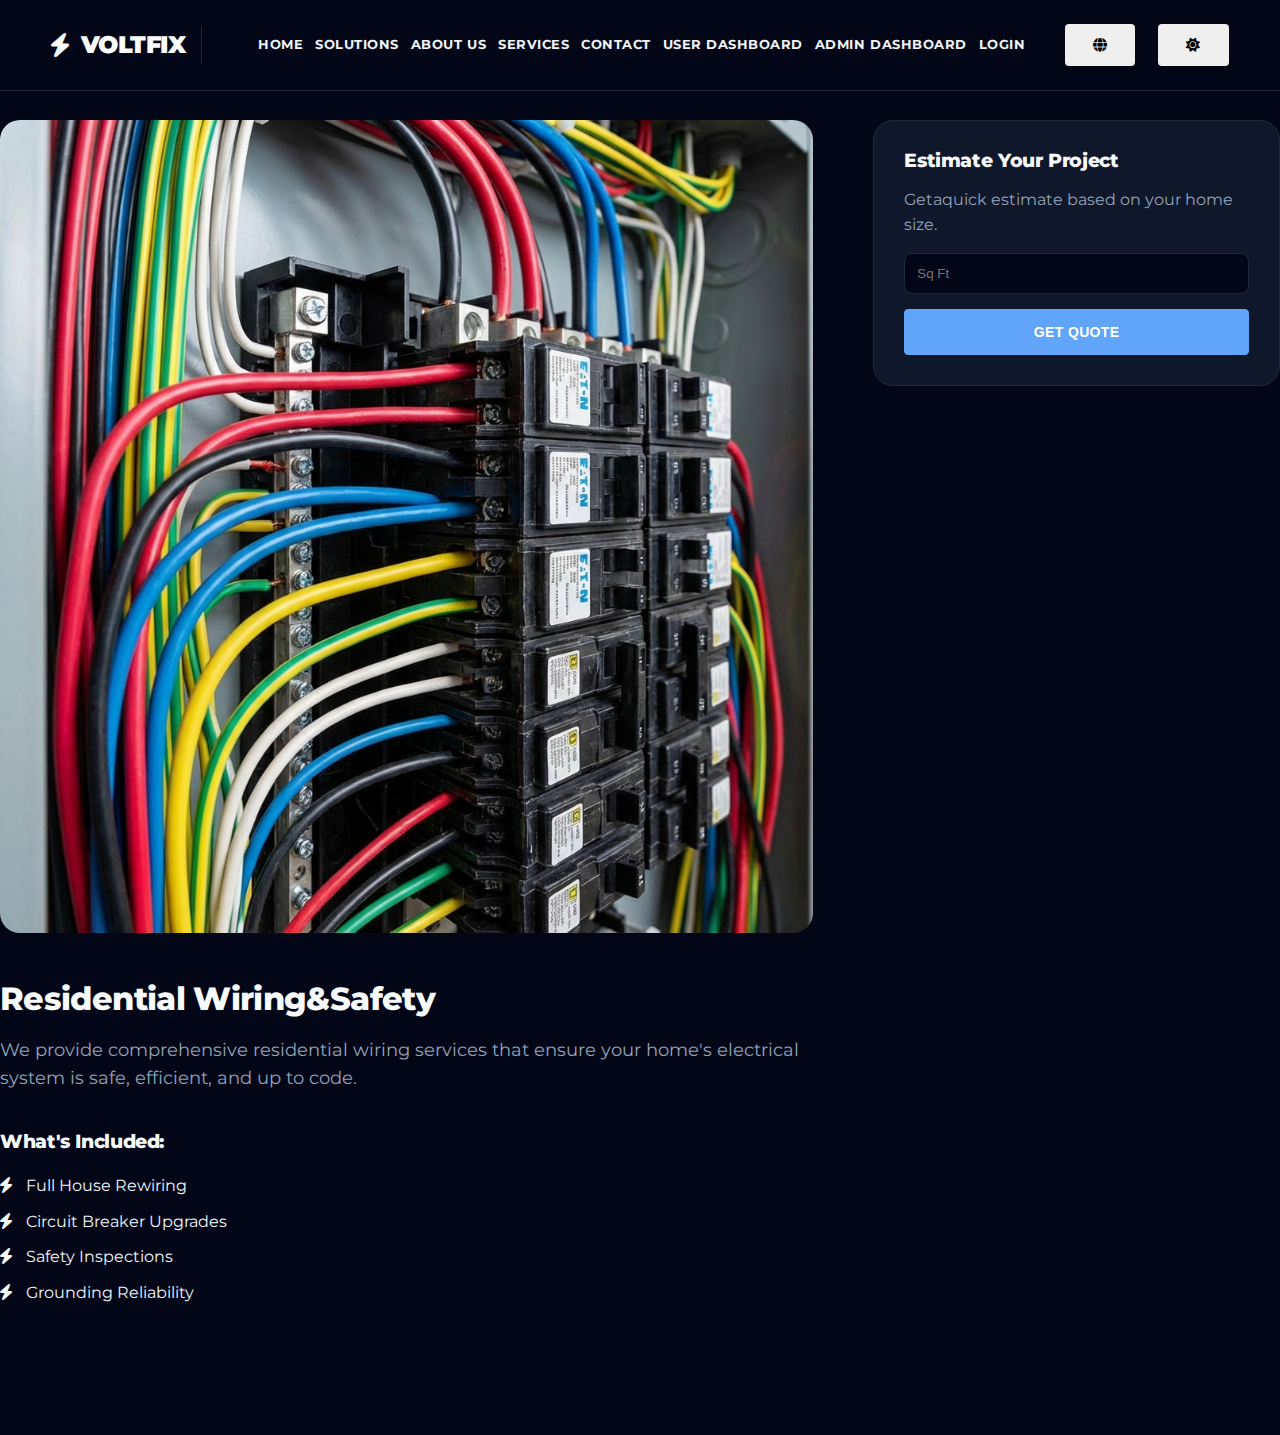
<file: service-details.html>
﻿<!DOCTYPE html>
<html lang="en" data-theme="dark" dir="ltr">

<head>
  <meta charset="UTF-8">
  <meta name="viewport" content="width=device-width, initial-scale=1.0">
  <title>Service Credentials-VoltFix</title>
  <link href="https://fonts.googleapis.com/css2?family=Montserrat:wght@400;600;700;800;900&family=Inter:wght@400;600;800&display=swap" rel="stylesheet">
  <link rel="stylesheet" href="https://cdnjs.cloudflare.com/ajax/libs/font-awesome/6.0.0/css/all.min.css">
  <link rel="stylesheet" href="style.css">
</head>

<body>
  <header>
    <div class="container nav-container">
    <a href="index.html" class="logo"><i class="fas fa-bolt"></i> VoltFix</a>
    <nav class="nav-links">
      <a href="index.html">Home</a>
      <a href="index3.html">Solutions</a>
      <a href="about.html">About us</a>
      <a href="services.html">Services</a>
      <a href="contact.html">Contact</a>
      <a href="dashboard-user.html">User Dashboard</a>
      <a href="dashboard-admin.html">Admin Dashboard</a>
      <a href="auth.html?mode=login">Login</a>
    </nav>
    <div class="nav-tools">
      <button id="rtl-toggle" class="btn" style="margin-right: 8px; font-weight: 800;"><i
        class="fas fa-globe"></i></button>
      <button id="theme-toggle" class="btn"><i class="fas fa-moon"></i></button>
    </div>
    </div>
  </header>

  <main class="container" style="padding: 120px 0;">
    <div style="display: grid; grid-template-columns: 2fr 1fr; gap: 60px;">
    <div>
      <img src="Assets/service-wiring.jpg" alt="Service"
        style="width: 100%; border-radius: 20px; margin-bottom: 40px;">
      <h1>Residential Wiring&Safety</h1>
      <p style="margin: 20px 0; font-size: 1.1rem; color: var(--text-muted);">We provide comprehensive
        residential wiring services that ensure your home's electrical system is safe, efficient, and up to
        code.</p>
      <h3 style="margin-top: 40px;">What's Included:</h3>
      <ul style="margin-top: 20px;">
        <li style="margin-bottom: 10px;"><i class="fas fa-bolt"
          style="margin-right: 10px; color: var(--primary);"></i> Full House Rewiring</li>
        <li style="margin-bottom: 10px;"><i class="fas fa-bolt"
          style="margin-right: 10px; color: var(--primary);"></i> Circuit Breaker Upgrades</li>
        <li style="margin-bottom: 10px;"><i class="fas fa-bolt"
          style="margin-right: 10px; color: var(--primary);"></i> Safety Inspections</li>
        <li style="margin-bottom: 10px;"><i class="fas fa-bolt"
          style="margin-right: 10px; color: var(--primary);"></i> Grounding Reliability</li>
      </ul>
    </div>
    <aside>
      <div
        style="background: var(--bg-surface); padding: 30px; border-radius: 20px; border: 1px solid var(--border);">
        <h3>Estimate Your Project</h3>
        <p style="margin: 15px 0; color: var(--text-muted);">Getaquick estimate based on your home size.
        </p>
        <input type="number" placeholder="Sq Ft"
        style="width: 100%; padding: 12px; margin-bottom: 15px; border-radius: 8px; border: 1px solid var(--border);">
        <button class="btn btn-primary" style="width: 100%;">Get Quote</button>
      </div>
    </aside>
    </div>
  </main>

  <script src="main.js"></script>
</body>

</html>
</file>
<file: style.css>
* {
  box-sizing: border-box;
  margin: 0;
  padding: 0;
}

/* Animated Backgrounds */
/* Moving Dot Mesh Pattern */
.animated-bg::before {
  content: '';
  position: absolute;
  top: -50%;
  inset-inline-start: -50%;
  width: 200%;
  height: 200%;
  background-image:
    radial-gradient(circle, rgba(37, 99, 235, 0.6) 2px, transparent 2px);
  background-size: 50px 50px;
  animation: Network-move 15s linear infinite;
  z-index: 1;
}

@keyframes Network-move {
  0% {
    transform: translate(0, 0);
  }

  100% {
    transform: translate(50px, 50px);
  }
}

/* Animated Diagonal Stripes */
.animated-bg::after {
  content: '';
  position: absolute;
  top: 0;
  inset-inline-start: 0;
  width: 100%;
  height: 100%;
  background: repeating-linear-gradient(45deg,
      transparent,
      transparent 80px,
      rgba(37, 99, 235, 0.06) 80px,
      rgba(37, 99, 235, 0.06) 160px);
  animation: stripe-move 12s linear infinite;
  z-index: 1;
}

@keyframes stripe-move {
  0% {
    background-position: 00;
  }

  100% {
    background-position: 160px 160px;
  }
}

/* Floating Particles Background */
.animated-bg {
  position: absolute;
  top: 0;
  inset-inline-start: 0;
  width: 100%;
  height: 100%;
  overflow: hidden;
  pointer-events: none;
  z-index: 0;
}

.particle {
  position: absolute;
  width: 10px;
  height: 10px;
  background: var(--accent);
  border-radius: 50%;
  opacity: 0.7;
  animation: float-up 8s infinite;
  box-shadow: 0 0 15px var(--accent-glow);
}

.particle:nth-child(1) {
  inset-inline-start: 10%;
  animation-delay: 0s;
}

.particle:nth-child(2) {
  inset-inline-start: 20%;
  animation-delay: 0.8s;
}

.particle:nth-child(3) {
  inset-inline-start: 30%;
  animation-delay: 1.6s;
}

.particle:nth-child(4) {
  inset-inline-start: 40%;
  animation-delay: 0.4s;
}

.particle:nth-child(5) {
  inset-inline-start: 50%;
  animation-delay: 1.2s;
}

.particle:nth-child(6) {
  inset-inline-start: 60%;
  animation-delay: 2s;
}

.particle:nth-child(7) {
  inset-inline-start: 70%;
  animation-delay: 1s;
}

.particle:nth-child(8) {
  inset-inline-start: 80%;
  animation-delay: 1.8s;
}

.particle:nth-child(9) {
  inset-inline-start: 90%;
  animation-delay: 0.6s;
}

.particle:nth-child(10) {
  inset-inline-start: 15%;
  animation-delay: 1.4s;
}

@keyframes float-up {
  0% {
    transform: translateY(100vh) translateX(0);
    opacity: 0;
  }

  5% {
    opacity: 0.7;
  }

  95% {
    opacity: 0.7;
  }

  100% {
    transform: translateY(-100vh) translateX(50px);
    opacity: 0;
  }
}

/* Gradient Wave Animation */
.gradient-wave {
  position: absolute;
  width: 200%;
  height: 200%;
  top: -50%;
  inset-inline-start: -50%;
  background: radial-gradient(circle at 50% 50%, rgba(37, 99, 235, 0.12) 0%, transparent 50%);
  animation: wave-pulse 10s ease-in-out infinite;
}

@keyframes wave-pulse {

  0%,
  100% {
    transform: translate(0, 0) scale(1);
    opacity: 0.6;
  }

  50% {
    transform: translate(-10%, -10%) scale(1.1);
    opacity: 1;
  }
}

/* Geometric Lines */
.geo-lines {
  position: absolute;
  width: 100%;
  height: 100%;
  overflow: hidden;
}

.geo-line {
  position: absolute;
  height: 3px;
  background: linear-gradient(90deg, transparent, var(--accent), transparent);
  opacity: 0.4;
  animation: slide-line 5s linear infinite;
  box-shadow: 0 0 12px var(--accent-glow);
}

.geo-line:nth-child(1) {
  top: 20%;
  animation-delay: 0s;
}

.geo-line:nth-child(2) {
  top: 40%;
  animation-delay: 1.25s;
}

.geo-line:nth-child(3) {
  top: 60%;
  animation-delay: 2.5s;
}

.geo-line:nth-child(4) {
  top: 80%;
  animation-delay: 3.75s;
}

@keyframes slide-line {
  0% {
    inset-inline-start: -10%;
    width: 50%;
  }

  100% {
    inset-inline-start: 10%;
    width: 50%;
  }
}

:root {
  /* The "Sovereign" Palette-High-Trust, Technical, Serious */
  --primary: #020617;
  /* Deep Space Midnight */
  --primary-light: #0f172a;
  --accent: #2563eb;
  /* Precision Blue */
  --accent-glow: rgba(37, 99, 235, 0.4);
  --accent-soft: rgba(37, 99, 235, 0.08);
  --secondary: #6366f1;
  /* Tech Violet */
  --success: #059669;
  /* Reliability Green */
  --warning: #d97706;
  /* Alert Amber */
  --error: #dc2626;

  /* Neutral Scale */
  --text-main: #0f172a;
  --text-muted: #475569;
  --text-ghost: #94a3b8;
  --bg-main: #ffffff;
  --bg-surface: #f8fafc;
  --bg-glass: rgba(255, 255, 255, 0.8);
  --border: #e2e8f0;
  --border-strong: #cbd5e1;

  /* Spacing System-Geometric Precision */
  --space-xs: 0.5rem;
  --space-sm: 0.75rem;
  --space-md: 1.25rem;
  --space-lg: 2.5rem;
  --space-xl: 5rem;

  /* Refined Shadows-Optical Depth */
  --shadow-sm: 0 1px 2px 0 rgba(0, 0, 0, 0.05);
  --shadow-md: 0 4px 6px -1px rgba(0, 0, 0, 0.1), 0 2px 4px -2px rgba(0, 0, 0, 0.1);
  --shadow-lg: 0 20px 25px -5px rgba(0, 0, 0, 0.1), 0 10px 10px -5px rgba(0, 0, 0, 0.04);
  --shadow-xl: 0 25px 50px -12px rgba(0, 0, 0, 0.25);

  /* Transitions */
  --ease-out: cubic-bezier(0.16, 1, 0.3, 1);
  --transition-slow: 0.6s var(--ease-out);
  --transition-base: 0.3s var(--ease-out);
  --transition-fast: 0.15s ease;

  /* Header Defaults */
  --header-bg: transparent;
}

[data-theme="dark"] {
  --primary: #f8fafc;
  --primary-light: #f1f5f9;
  --accent: #60a5fa;
  --accent-glow: rgba(96, 165, 250, 0.4);
  --accent-soft: rgba(96, 165, 250, 0.1);
  --text-main: #f1f5f9;
  --text-muted: #94a3b8;
  --text-ghost: #475569;
  --bg-main: #020617;
  --bg-surface: #0f172a;
  --bg-glass: rgba(2, 6, 23, 0.7);
  --border: #1e293b;
  --border-strong: #334155;
  --header-bg: rgba(2, 6, 23, 0.95);
}

/* Global Refinements */
* {
  margin: 0;
  padding: 0;
  box-sizing: border-box;
  -webkit-font-smoothing: antialiased;
  -moz-osx-font-smoothing: grayscale;
}

a {
  color: inherit;
  text-decoration: none;
  transition: var(--transition-base);
}

html,
body {
  margin: 0 !important;
  padding: 0 !important;
  width: 100% !important;
  overflow-x: hidden !important;
  overflow-y: auto !important;
  height: auto !important;
  min-height: 100vh !important;
  background-color: var(--bg-main);
  color: var(--text-main);
  font-family: 'Montserrat', 'Inter', -apple-system, system-ui, sans-serif;
  line-height: 1.6;
  scroll-behavior: smooth;
}

h1,
h2,
h3,
h4,
h5,
h6 {
  color: var(--primary);
  font-family: 'Montserrat', sans-serif;
  line-height: 1.1;
  letter-spacing: -0.02em;
  font-weight: 800;
}

.container {
  max-width: 1400px;
  /* Slightly wider for enterprise layouts */
  margin: 0 auto;
  padding: 0 var(--space-lg);
}

/* Glassmorphism Utilities */
.glass {
  background: var(--bg-glass);
  backdrop-filter: blur(12px);
  -webkit-backdrop-filter: blur(12px);
  border: 1px solid rgba(255, 255, 255, 0.1);
}

.glass-dark {
  background: rgba(2, 6, 23, 0.6);
  backdrop-filter: blur(12px);
  border: 1px solid rgba(255, 255, 255, 0.05);
}

/* Engineering Overlay */
.blueprint-overlay {
  position: fixed;
  top: 0;
  inset-inline-start: 0;
  width: 100%;
  height: 100%;
  pointer-events: none;
  z-index: 9999;
  opacity: 0.03;
  background-image:
    radial-gradient(circle, var(--accent) 1px, transparent 1px);
  background-size: 40px 40px;
}

[data-theme="dark"] .blueprint-overlay {
  opacity: 0.07;
}

/* High-Trust Badge */
.trust-badge {
  display: inline-flex;
  align-items: center;
  gap: 8px;
  padding: 6px 14px;
  border-radius: 99px;
  background: var(--accent-glow);
  color: white;
  font-size: 0.75rem;
  font-weight: 700;
  text-transform: uppercase;
  letter-spacing: 0.05em;
  border: 1px solid rgba(255, 255, 255, 0.2);
}

ul {
  list-style: none;
}

/* Buttons */
.btn {
  display: inline-flex;
  align-items: center;
  justify-content: center;
  padding: 14px 28px;
  border-radius: 4px;
  /* More industrial square corners */
  font-weight: 700;
  letter-spacing: 0.025em;
  cursor: pointer;
  border: none;
  transition: all 0.25s cubic-bezier(0.4, 0, 0.2, 1);
  text-transform: uppercase;
  font-size: 0.875rem;
}

.btn-primary {
  background-color: var(--accent);
  color: white;
  border: 1px solid var(--accent);
}

.btn-primary:hover {
  background-color: #1d4ed8;
  border-color: #1d4ed8;
  transform: translateY(-2px);
  box-shadow: var(--shadow-lg);
}

.btn-outline {
  background-color: transparent;
  color: var(--primary);
  border: 1px solid var(--border);
}

.btn-outline:hover {
  background-color: var(--bg-surface);
  border-color: var(--primary);
}

.btn-secondary {
  background-color: var(--primary);
  color: var(--bg-main);
}

.btn-secondary:hover {
  filter: brightness(1.2);
  transform: translateY(-2px);
}

/* High-End Header */
header {
  position: fixed;
  top: 0;
  left: 0 !important;
  right: 0 !important;
  width: 100% !important;
  z-index: 10000;
  transition: all var(--transition-base);
  border-bottom: 1px solid var(--border);
  background: var(--bg-main);
  display: flex;
  flex-direction: column;
}

header.scrolled {
  background: var(--bg-glass);
  backdrop-filter: blur(12px);
  box-shadow: var(--shadow-md);
}



.nav-container {
  padding-inline-start: 24px;
  padding-inline-end: 24px;
  display: flex;
  justify-content: space-between;
  align-items: center;
  height: 90px;
  padding: 0 var(--space-lg);
  transition: height var(--transition-base);
}

header.scrolled .nav-container {
  padding-inline-start: 24px;
  padding-inline-end: 24px;
  height: 75px;
}

.logo {
  font-size: 1.5rem;
  font-weight: 900;
  color: var(--primary);
  display: flex;
  align-items: center;
  gap: 12px;
  text-transform: uppercase;
  letter-spacing: -0.02em;
  margin-inline-end: 32px;
  padding-inline-end: 24px;
  border-inline-end: 1px solid var(--border);
  flex-shrink: 0;
  white-space: nowrap;
  overflow: visible;
}

.logo span {
  margin-inline-start: 4px;
}

/* Navigation Links&Dropdowns */
.nav-links {
  display: flex;
  gap: 36px;
  align-items: center;
  flex: 1;
  justify-content: center;
  white-space: nowrap;
  transition: gap 0.3s ease;
}

@media (max-width: 1400px) {
  .nav-links {
    gap: 18px;
  }

  .logo {
    margin-inline-end: 16px;
    padding-inline-end: 16px;
  }

  .nav-tools {
    gap: 10px;
  }

  .nav-container {
    padding: 0 2% !important;
  }
}

@media (max-width: 1320px) {
  .logo span {
    display: none;
  }

  .nav-links {
    gap: 12px;
  }
}

.nav-links a {
  font-family: 'Montserrat', sans-serif;
  font-size: 0.8rem;
  font-weight: 700;
  color: var(--text-main);
  transition: all 0.3s ease;
  text-transform: uppercase;
  letter-spacing: 0.04em;
  position: relative;
  padding: 6px 0;
}

.nav-links a::after {
  content: '';
  position: absolute;
  bottom: 0;
  inset-inline-start: 0;
  width: 100%;
  height: 2px;
  background: var(--accent);
  transform: scaleX(0);
  transition: transform 0.4s cubic-bezier(0.165, 0.84, 0.44, 1);
  transform-origin: right;
}

.nav-links a:hover::after,
.nav-links a.active::after {
  transform: scaleX(1);
  transform-origin: left;
}

.nav-links a:hover {
  color: var(--accent);
  transform: translateY(-2px);
}

/* Dropdown Styling */
.dropdown {
  position: relative;
  display: flex;
  align-items: center;
}

.dropdown-menu {
  position: absolute;
  top: 100%;
  inset-inline-start: 50%;
  transform: translateX(-50%) translateY(10px);
  background: var(--bg-main);
  min-width: 240px;
  box-shadow: 0 10px 40px rgba(0, 0, 0, 0.2);
  border: 1px solid var(--border);
  border-radius: 16px;
  padding: 12px;
  opacity: 0;
  visibility: hidden;
  transition: all 0.4s cubic-bezier(0.165, 0.84, 0.44, 1);
  z-index: 1100;
  margin-top: 5px;
}

.dropdown:hover .dropdown-menu {
  opacity: 1;
  visibility: visible;
  transform: translateX(-50%) translateY(0);
}

.dropdown-menu a {
  display: flex !important;
  align-items: center;
  justify-content: space-between;
  padding: 12px 16px;
  border-radius: 8px;
  font-size: 0.8rem;
  font-weight: 700;
  text-transform: none;
  letter-spacing: normal;
  color: var(--text-main) !important;
}

.dropdown-menu a::after {
  display: none;
}

.dropdown-menu a:hover {
  background: var(--bg-surface);
  color: var(--accent) !important;
}

html[dir="rtl"] .dropdown-menu {
  inset-inline-start: auto;
  inset-inline-end: 0;
}

.nav-tools {
  display: flex;
  align-items: center;
  gap: 15px;
}

/* Hero Section */
.hero {
  padding: 160px 0 80px;
  background: linear-gradient(135deg, var(--bg-surface) 0%, var(--bg-main) 10%);
  position: relative;
  overflow: hidden;
}

.hero-content {
  display: grid;
  grid-template-columns: 1fr 1fr;
  align-items: center;
  gap: 60px;
}

.hero-text h1 {
  font-size: 3.5rem;
  line-height: 1.2;
  margin-bottom: 24px;
}

.hero-text span {
  color: var(--primary);
}

.hero-image img {
  border-radius: 20px;
  box-shadow: var(--shadow-lg);
}

/* Footer */
footer {
  padding: 80px 0 20px;
  background: var(--bg-surface);
  border-top: 1px solid var(--border);
}

.footer-grid {
  display: grid;
  grid-template-columns: repeat(auto-fit, minmax(200px, 1fr));
  gap: 30px;
  margin-bottom: 60px;
}

/* Dashboard Styles */
.dashboard-layout {
  display: flex;
  min-height: 100vh;
  padding-top: 80px;
}

.sidebar {
  width: 260px;
  background: var(--bg-surface);
  border-inline-end: 1px solid var(--border);
  padding: 20px;
}

.dashboard-content {
  flex: 1;
  padding: 40px;
}

/* Creative About-Timeline */
.timeline {
  position: relative;
  max-width: 800px;
  margin: 60px auto;
  padding: 20px 0;
}

.timeline::after {
  content: '';
  position: absolute;
  width: 2px;
  background: var(--primary);
  top: 0;
  bottom: 0;
  inset-inline-start: 50%;
  margin-inline-start: -1px;
  opacity: 0.3;
}

.timeline-item {
  padding: 10px 40px;
  position: relative;
  width: 50%;
  box-sizing: border-box;
}

.timeline-item::after {
  content: '';
  position: absolute;
  width: 20px;
  height: 20px;
  inset-inline-end: -10px;
  background: var(--bg-main);
  border: 4px solid var(--primary);
  top: 15px;
  border-radius: 50%;
  z-index: 1;
}

.left {
  inset-inline-start: 0;
}

.right {
  inset-inline-start: 50%;
}

.inset-inline-end::after {
  inset-inline-start: -10px;
}

.timeline-content {
  padding: 20px 30px;
  background: var(--bg-surface);
  border-radius: 15px;
  box-shadow: var(--shadow);
  border: 1px solid var(--border);
  transition: var(--transition-base);
}

.timeline-content:hover {
  transform: scale(1.05);
  border-color: var(--primary);
}

/* Creative Pricing-Glow&Toggle */
.pricing-grid {
  display: grid;
  grid-template-columns: repeat(auto-fit, minmax(300px, 1fr));
  gap: 30px;
  margin-top: 60px;
}

.pricing-card {
  background: var(--bg-surface);
  padding: 50px 40px;
  border-radius: 25px;
  border: 1px solid var(--border);
  text-align: center;
  transition: var(--transition-base);
  position: relative;
  overflow: hidden;
  z-index: 1;
  display: flex;
  flex-direction: column;
  justify-content: space-between;
}

.pricing-card:hover {
  transform: translateY(-10px);
  box-shadow: var(--shadow-lg);
  border-color: var(--primary);
}

.pricing-card.featured {
  border: 2px solid var(--primary);
  transform: scale(1.05);
  background: var(--bg-main);
}

[data-theme="dark"] .pricing-card.featured {
  background: var(--bg-surface);
  box-shadow: 0 0 30px rgba(37, 99, 235, 0.2);
}

/* Service Cards Refined */
.service-card {
  background: var(--bg-main);
  border: 1px solid var(--border);
  padding: var(--space-lg);
  border-radius: 12px;
  transition: all var(--transition-base);
  position: relative;
  overflow: hidden;
  display: flex;
  flex-direction: column;
}

.service-card::before {
  content: '';
  position: absolute;
  top: 0;
  inset-inline-start: 0;
  width: 100%;
  height: 4px;
  background: var(--accent);
  transform: scaleX(0);
  transition: transform var(--transition-base);
  transform-origin: left;
}

.service-card:hover {
  border-color: var(--accent);
  transform: translateY(-8px);
  box-shadow: var(--shadow-lg);
}

.service-card:hover::before {
  transform: scaleX(1);
}

.service-card h3 {
  font-size: 1.5rem;
  font-weight: 900;
  margin-bottom: 16px;
}

.Reliability-seal {
  position: absolute;
  top: 20px;
  inset-inline-end: 20px;
  font-size: 0.65rem;
  font-weight: 900;
  padding: 4px 8px;
  border-radius: 4px;
  background: var(--success);
  color: white;
  letter-spacing: 0.05em;
  text-transform: uppercase;
}

.pricing-card::before {
  content: '';
  position: absolute;
  top: -50%;
  inset-inline-start: -50%;
  width: 200%;
  height: 200%;
  background: radial-gradient(circle, var(--primary) 0%, transparent 70%);
  opacity: 0;
  transition: var(--transition-base);
  z-index: -1;
}

.pricing-card:hover::before {
  opacity: 0.1;
}

.price-box {
  margin: 25px 0;
}

.price-box h1 {
  font-size: 3.5rem;
  font-weight: 800;
}

.price-box span {
  font-size: 1rem;
  color: var(--text-muted);
}

.feature-list {
  margin: 20px 0;
  padding: 0;
  list-style: none;
  text-align: left;
}

.feature-list li {
  margin-bottom: 12px;
  display: flex;
  align-items: center;
  gap: 10px;
}

.feature-list i {
  color: var(--primary);
}

@media (max-width: 768px) {
  .timeline::after {
    inset-inline-start: 31px;
  }

  .timeline-item {
    width: 100%;
    padding-inline-start: 70px;
    padding-inline-end: 25px;
  }

  .timeline-item::after {
    inset-inline-start: 21px;
  }

  .right {
    inset-inline-start: 0;
  }
}

/* Trust Sections */
.trust-bar {
  padding: 60px 0;
  background: var(--bg-surface);
  border-bottom: 1px solid var(--border);
}

.trust-logos {
  display: flex;
  justify-content: space-between;
  align-items: center;
  gap: 30px;
  flex-wrap: wrap;
  opacity: 0.6;
  filter: grayscale(1);
  transition: var(--transition-base);
}

.trust-logos:hover {
  opacity: 1;
  filter: grayscale(0);
}

.trust-logos i {
  font-size: 2rem;
}

.stats-grid {
  display: grid;
  grid-template-columns: repeat(auto-fit, minmax(200px, 1fr));
  gap: 32px;
  padding: 100px 0;
}

.stat-item {
  text-align: center;
}

.stat-number {
  font-size: 3.5rem;
  font-weight: 900;
  color: var(--accent);
  display: block;
  line-height: 1;
  margin-bottom: 8px;
}

.stat-label {
  font-size: 1rem;
  font-weight: 600;
  color: var(--text-muted);
  text-transform: uppercase;
  letter-spacing: 0.1em;
}

/* Testimonials Refined */
.testimonials-section {
  padding: 120px 0;
  background: var(--bg-main);
}

.testimonial-card {
  background: var(--bg-surface);
  padding: 48px;
  border-radius: 16px;
  border: 1px solid var(--border);
  position: relative;
  max-width: 800px;
  margin: 0 auto;
}

.testimonial-content {
  font-size: 1.5rem;
  line-height: 1.6;
  font-weight: 500;
  color: var(--text-main);
  margin-bottom: 32px;
  font-style: italic;
}

.testimonial-author {
  display: flex;
  align-items: center;
  gap: 16px;
}

.author-info h4 {
  font-weight: 700;
  margin-bottom: 4px;
}

.author-info p {
  font-size: 0.875rem;
  color: var(--text-muted);
}

/* Section Headers */
.section-header {
  text-align: center;
  margin-bottom: 80px;
  max-width: 600px;
  margin-inline-start: auto;
  margin-inline-end: auto;
}

.section-header .badge {
  display: inline-block;
  padding: 6px 16px;
  background: var(--accent-light);
  color: var(--accent);
  font-weight: 800;
  font-size: 0.75rem;
  text-transform: uppercase;
  letter-spacing: 0.1em;
  border-radius: 99px;
  margin-bottom: 16px;
}

.section-header h2 {
  font-size: 2.5rem;
  font-weight: 900;
  letter-spacing: -0.02em;
  margin-bottom: 24px;
}

/* Features List Refined */
.trust-features {
  display: grid;
  grid-template-columns: repeat(auto-fit, minmax(250px, 1fr));
  gap: 30px;
  margin-top: 60px;
}

.trust-feature-item {
  display: flex;
  gap: 20px;
}

.trust-feature-icon {
  flex-shrink: 0;
  white-space: nowrap;
  overflow: visible;
  width: 48px;
  height: 48px;
  background: var(--accent-light);
  color: var(--accent);
  display: flex;
  align-items: center;
  justify-content: center;
  border-radius: 12px;
  font-size: 1.25rem;
}

.trust-feature-text h4 {
  margin-bottom: 8px;
  font-weight: 700;
}

.trust-feature-text p {
  font-size: 0.9375rem;
  color: var(--text-muted);
}

/* Collaboration Card Hover */
.collab-card:hover {
  transform: translateY(-8px) !important;
  box-shadow: var(--shadow-xl);
  border-color: var(--accent) !important;
}

.collab-card:hover i {
  animation: pulse-glow 1s infinite;
}

/* Premium Footer System */
.site-footer {
  padding: 100px 0 40px;
  background: #020617;
  color: white;
  border-top: 1px solid rgba(255, 255, 255, 0.05);
}

.site-footer .logo {
  color: white !important;
}

.site-footer .logo span {
  color: rgba(255, 255, 255, 0.5) !important;
}

.footer-grid {
  display: grid;
  grid-template-columns: 2fr 1fr 1fr 1fr;
  gap: 64px;
  margin-bottom: 80px;
}

.footer-brand p {
  color: rgba(255, 255, 255, 0.6);
  margin: 24px 0;
  max-width: 320px;
  font-size: 0.9375rem;
}

.footer-socials {
  display: flex;
  gap: 16px;
}

.social-link {
  width: 40px;
  height: 40px;
  background: rgba(255, 255, 255, 0.05);
  border-radius: 10px;
  display: flex;
  align-items: center;
  justify-content: center;
  color: white;
  transition: var(--transition-base);
}

.social-link:hover {
  background: var(--accent);
  transform: translateY(-4px);
}

.footer-nav-col h4 {
  color: white;
  font-size: 0.875rem;
  text-transform: uppercase;
  letter-spacing: 0.15em;
  margin-bottom: 32px;
}

.footer-nav-col ul {
  list-style: none;
  display: flex;
  flex-direction: column;
  gap: 16px;
}

.footer-nav-col a {
  color: rgba(255, 255, 255, 0.6);
  font-size: 0.9375rem;
  font-weight: 500;
  transition: var(--transition-base);
}

.footer-nav-col a:hover {
  color: var(--accent);
  padding-inline-start: 8px;
}

.footer-bottom {
  padding-top: 40px;
  border-top: 1px solid rgba(255, 255, 255, 0.05);
  display: flex;
  justify-content: space-between;
  align-items: center;
  color: rgba(255, 255, 255, 0.4);
  font-size: 0.8125rem;
}

.footer-legal {
  display: flex;
  gap: 32px;
}

.footer-legal a {
  color: inherit;
}

/* Premium CTA Re-imagined */
.action-section {
  padding: 160px 0;
  background: var(--bg-main);
  position: relative;
  overflow: hidden;
}

.action-card {
  background: var(--primary);
  border-radius: 40px;
  padding: 100px 80px;
  position: relative;
  border: 1px solid var(--border-strong);
  box-shadow: 040px 100px -20px rgba(0, 0, 0, 0.4);
  display: grid;
  grid-template-columns: 1fr 1fr;
  gap: 80px;
  align-items: center;
  text-align: left;
  overflow: hidden;
}

.action-card::before {
  content: '';
  position: absolute;
  top: 50%;
  inset-inline-end: -10%;
  width: 600px;
  height: 600px;
  background: radial-gradient(circle, var(--accent-glow) 0%, transparent 70%);
  opacity: 0.15;
  filter: blur(80px);
  pointer-events: none;
  z-index: 1;
}

.action-card h2 {
  font-size: 4.5rem;
  margin-bottom: 32px;
  color: white;
  line-height: 0.95;
  letter-spacing: -0.04em;
  position: relative;
  z-index: 2;
}

.action-card p {
  color: rgba(255, 255, 255, 0.6);
  font-size: 1.35rem;
  margin-bottom: 56px;
  max-width: 500px;
  line-height: 1.5;
  position: relative;
  z-index: 2;
}

.action-card .cta-visual {
  position: relative;
  height: 400px;
  display: flex;
  justify-content: center;
  align-items: center;
  z-index: 2;
}

.cta-orbit {
  position: absolute;
  width: 320px;
  height: 320px;
  border: 1px dashed rgba(255, 255, 255, 0.1);
  border-radius: 50%;
  animation: rotate 30s linear infinite;
}

.cta-orbit-inner {
  position: absolute;
  width: 220px;
  height: 220px;
  border: 1px solid rgba(255, 255, 255, 0.05);
  border-radius: 50%;
  animation: rotate 20s linear reverse infinite;
}

.cta-node {
  position: absolute;
  width: 12px;
  height: 12px;
  background: var(--accent);
  border-radius: 50%;
  top: -6px;
  inset-inline-start: calc(50%-6px);
  box-shadow: 0 0 15px var(--accent);
}

.cta-status-box {
  background: rgba(255, 255, 255, 0.03);
  backdrop-filter: blur(10px);
  border: 1px solid rgba(255, 255, 255, 0.1);
  padding: 32px;
  border-radius: 20px;
  width: 280px;
  position: relative;
  z-index: 3;
}

.cta-status-header {
  display: flex;
  justify-content: space-between;
  align-items: center;
  margin-bottom: 24px;
}

.status-indicator {
  display: flex;
  align-items: center;
  gap: 8px;
  font-size: 0.75rem;
  font-weight: 900;
  text-transform: uppercase;
  color: var(--success);
}

.status-dot {
  width: 8px;
  height: 8px;
  background: var(--success);
  border-radius: 50%;
  animation: pulse 2s infinite;
}

@keyframes pulse {
  0% {
    transform: scale(1);
    opacity: 1;
  }

  50% {
    transform: scale(1.5);
    opacity: 0.5;
  }

  100% {
    transform: scale(1);
    opacity: 1;
  }
}

@keyframes rotate {
  from {
    transform: rotate(0deg);
  }

  to {
    transform: rotate(360deg);
  }
}

@media (max-width: 1200px) {
  .action-card {
    grid-template-columns: 1fr;
    padding: 80px 40px;
    text-align: center;
  }

  .action-card p {
    margin-inline-start: auto;
    margin-inline-end: auto;
  }

  .action-card .cta-visual {
    height: 300px;
    margin-top: 40px;
  }
}

@media (max-width: 768px) {
  .action-card h2 {
    font-size: 3rem;
  }

  .cta-status-box {
    width: 100%;
    max-width: 280px;
  }
}

/* ========================================
 SCROLL PROGRESS INDICATOR
 ======================================== */
.scroll-progress {
  position: fixed;
  top: 0;
  inset-inline-start: 0;
  height: 3px;
  background: linear-gradient(90deg, var(--accent), var(--secondary));
  width: 0%;
  z-index: 10000;
  transition: width 0.1s ease-out;
  box-shadow: 0 0 10px var(--accent-glow);
}

[data-theme="dark"] .scroll-progress {
  box-shadow: 0 0 15px var(--accent-glow);
}

/* ========================================
 SCROLL-TO-TOP BUTTON
 ======================================== */
.scroll-to-top {
  position: fixed;
  bottom: 40px;
  inset-inline-start: 40px;
  width: 56px;
  height: 56px;
  background: var(--primary);
  color: white;
  border: 2px solid var(--border-strong);
  border-radius: 50%;
  display: flex;
  align-items: center;
  justify-content: center;
  cursor: pointer;
  font-size: 1.25rem;
  z-index: 999;
  opacity: 0;
  visibility: hidden;
  transform: translateY(20px) scale(0.8);
  transition: all var(--transition-base);
  box-shadow: var(--shadow-xl);
}

.scroll-to-top.visible {
  opacity: 1;
  visibility: visible;
  transform: translateY(0) scale(1);
}

.scroll-to-top:hover {
  background: var(--accent);
  border-color: var(--accent);
  transform: translateY(-4px) scale(1.05);
  box-shadow: 0 10px 30px rgba(37, 99, 235, 0.4);
}

.scroll-to-top:active {
  transform: translateY(-2px) scale(0.95);
}

.scroll-to-top i {
  animation: bounce-arrow 2s infinite;
}

@keyframes bounce-arrow {

  0%,
  100% {
    transform: translateY(0);
  }

  50% {
    transform: translateY(-4px);
  }
}

/* Mobile Adjustments */
@media (max-width: 768px) {
  .scroll-to-top {
    bottom: 24px;
    inset-inline-start: 24px;
    width: 48px;
    height: 48px;
    font-size: 1.1rem;
  }
}

/* ========================================
 REVEAL ANIMATIONS
 ======================================== */
.reveal {
  opacity: 0;
  transform: translateY(30px);
  transition: all 0.8s cubic-bezier(0.16, 1, 0.3, 1);
}

.reveal.active {
  opacity: 1;
  transform: translateY(0);
}

/* ========================================
 TECH Reliability UTILITY
 ======================================== */
.tech-grid {
  background-size: 40px 40px;
  background-position: center;
  pointer-events: none;
}

/* ========================================
 Mission Control (HEADS-UP DISPLAY)
 ======================================== */
.tech-hud {
  position: fixed;
  bottom: 24px;
  inset-inline-end: 24px;
  width: 380px;
  background: var(--bg-glass);
  backdrop-filter: blur(20px);
  -webkit-backdrop-filter: blur(20px);
  border: 1px solid var(--border-strong);
  border-radius: 16px;
  box-shadow: var(--shadow-xl);
  z-index: 998;
  font-family: 'Inter', monospace;
  transition: all var(--transition-base);
  animation: slideInFromRight 0.6s cubic-bezier(0.16, 1, 0.3, 1);
}

@keyframes slideInFromRight {
  from {
    opacity: 0;
    transform: translateX(100px);
  }

  to {
    opacity: 1;
    transform: translateX(0);
  }
}

.tech-hud.minimized {
  width: 280px;
}

[data-theme="dark"] .tech-hud {
  background: rgba(2, 6, 23, 0.85);
  border-color: rgba(255, 255, 255, 0.1);
}

.hud-header {
  display: flex;
  justify-content: space-between;
  align-items: center;
  padding: 16px 20px;
  border-bottom: 1px solid var(--border);
  background: var(--accent-soft);
}

.hud-title {
  display: flex;
  align-items: center;
  gap: 10px;
  font-size: 0.75rem;
  font-weight: 900;
  letter-spacing: 0.15em;
  color: var(--accent);
}

.hud-title i {
  font-size: 1rem;
  animation: pulse-glow 2s infinite;
}

@keyframes pulse-glow {

  0%,
  100% {
    opacity: 1;
  }

  50% {
    opacity: 0.5;
  }
}

.hud-actions {
  display: flex;
  gap: 8px;
}

.hud-minimize,
.hud-close {
  width: 28px;
  height: 28px;
  border-radius: 6px;
  border: 1px solid var(--border);
  background: var(--bg-main);
  color: var(--text-main);
  display: flex;
  align-items: center;
  justify-content: center;
  cursor: pointer;
  font-size: 0.75rem;
  transition: all var(--transition-fast);
}

.hud-minimize:hover,
.hud-close:hover {
  background: var(--accent);
  color: white;
  border-color: var(--accent);
}

.hud-content {
  display: grid;
  grid-template-columns: 1fr 1fr;
  gap: 16px;
  padding: 20px;
}

.hud-stat {
  padding: 12px;
  background: var(--bg-surface);
  border-radius: 10px;
  border: 1px solid var(--border);
  transition: all var(--transition-base);
}

.hud-stat:hover {
  border-color: var(--accent);
  transform: translateY(-2px);
}

.hud-stat-label {
  font-size: 0.65rem;
  font-weight: 800;
  letter-spacing: 0.1em;
  color: var(--text-muted);
  margin-bottom: 8px;
}

.hud-stat-value {
  font-size: 1.25rem;
  font-weight: 900;
  color: var(--primary);
  font-family: 'Courier New', monospace;
}

.status-operational {
  display: flex;
  align-items: center;
  gap: 8px;
  color: var(--success);
  font-size: 0.875rem;
}

.status-operational .status-dot {
  width: 8px;
  height: 8px;
  background: var(--success);
  border-radius: 50%;
  animation: pulse 2s infinite;
}

.hud-footer {
  padding: 12px 20px;
  border-top: 1px solid var(--border);
  background: var(--bg-surface);
  border-radius: 0 0 16px 16px;
}

.hud-time {
  font-size: 0.75rem;
  font-weight: 700;
  color: var(--text-muted);
  text-align: center;
  font-family: 'Courier New', monospace;
}

/* HUD Reopen Button */
.hud-reopen-btn {
  position: fixed;
  bottom: 24px;
  inset-inline-end: 24px;
  width: 56px;
  height: 56px;
  background: var(--accent);
  color: white;
  border: none;
  border-radius: 50%;
  display: flex;
  align-items: center;
  justify-content: center;
  cursor: pointer;
  font-size: 1.25rem;
  z-index: 998;
  box-shadow: var(--shadow-xl);
  transition: all var(--transition-base);
  animation: float 3s ease-in-out infinite;
}

@keyframes float {

  0%,
  100% {
    transform: translateY(0);
  }

  50% {
    transform: translateY(-10px);
  }
}

.hud-reopen-btn:hover {
  transform: scale(1.1);
  box-shadow: 0 10px 40px var(--accent-glow);
}

.hud-reopen-btn:active {
  transform: scale(0.95);
}

/* Mobile Adjustments */
@media (max-width: 768px) {
  .tech-hud {
    width: calc(10%-32px);
    inset-inline-start: 16px;
    inset-inline-end: 16px;
    bottom: 16px;
  }

  .tech-hud.minimized {
    width: calc(10%-32px);
  }

  .hud-content {
    grid-template-columns: 1fr;
  }

  .hud-reopen-btn {
    bottom: 16px;
    inset-inline-end: 16px;
    width: 48px;
    height: 48px;
    font-size: 1.1rem;
  }
}


/* ========================================
 QUICK CONTACT BANNER
 ======================================== */
.quick-contact-banner {
  padding: 0;
  background: linear-gradient(135deg, #020617 0%, #6366f1 10%);
  position: relative;
  overflow: hidden;
}

.quick-contact-banner::before {
  content: '';
  position: absolute;
  top: 0;
  inset-inline-start: 0;
  inset-inline-end: 0;
  bottom: 0;
  background: url('data:image/svg+xml,<svg width="60" height="60" xmlns="http://www.w3.org/2000/svg"><rect width="1" height="1" fill="white" opacity="0.05"/></svg>');
  background-size: 60px 60px;
  pointer-events: none;
}

.quick-contact-grid {
  display: grid;
  grid-template-columns: 1fr auto;
  align-items: center;
  gap: 30px;
  padding: 48px 0;
  position: relative;
  z-index: 1;
}

.quick-contact-info h3 {
  color: white;
  font-size: 2rem;
  font-weight: 900;
  margin-bottom: 8px;
  letter-spacing: -0.02em;
}

.quick-contact-info p {
  color: rgba(255, 255, 255, 0.8);
  font-size: 1.125rem;
  margin: 0;
}

.quick-contact-actions {
  display: flex;
  gap: 16px;
}

.quick-btn {
  display: flex;
  align-items: center;
  gap: 12px;
  padding: 16px 32px;
  border-radius: 8px;
  font-weight: 700;
  font-size: 1rem;
  transition: all var(--transition-base);
  text-decoration: none;
  white-space: nowrap;
}

.quick-btn-call {
  background: rgba(255, 255, 255, 0.15);
  backdrop-filter: blur(10px);
  color: white;
  border: 2px solid rgba(255, 255, 255, 0.3);
}

.quick-btn-call:hover {
  background: rgba(255, 255, 255, 0.25);
  border-color: rgba(255, 255, 255, 0.5);
  transform: translateY(-2px);
  box-shadow: 0 10px 30px rgba(0, 0, 0, 0.2);
}

.quick-btn-contact {
  background: var(--accent);
  color: white;
  border: 2px solid var(--accent);
}

.quick-btn-contact:hover {
  background: white;
  color: var(--accent);
  transform: translateY(-2px);
  box-shadow: 0 10px 30px rgba(0, 0, 0, 0.2);
}

.quick-btn i {
  font-size: 1.25rem;
}

@media (max-width: 768px) {
  .quick-contact-grid {
    grid-template-columns: 1fr;
    gap: 32px;
    text-align: center;
  }

  .quick-contact-info h3 {
    font-size: 1.5rem;
  }

  .quick-contact-info p {
    font-size: 1rem;
  }

  .quick-contact-actions {
    flex-direction: column;
    gap: 12px;
  }

  .quick-btn {
    justify-content: center;
    width: 100%;
  }
}


/* ========================================
 ENGINEERING DASHBOARD COMPONENTS
 ======================================== */

/* Metric Cards */
.metric-card {
  background: var(--bg-main);
  border: 1px solid var(--border);
  border-radius: 16px;
  padding: 32px 24px;
  text-align: center;
  transition: all var(--transition-base);
  position: relative;
  overflow: hidden;
}

.metric-card::before {
  content: '';
  position: absolute;
  top: 0;
  inset-inline-start: 0;
  width: 100%;
  height: 3px;
  background: linear-gradient(90deg, var(--accent), var(--secondary));
  transform: scaleX(0);
  transition: transform var(--transition-base);
}

.metric-card:hover {
  transform: translateY(-4px);
  box-shadow: var(--shadow-lg);
  border-color: var(--accent);
}

.metric-card:hover::before {
  transform: scaleX(1);
}

.metric-icon {
  width: 56px;
  height: 56px;
  background: var(--accent-soft);
  border-radius: 12px;
  display: inline-flex;
  align-items: center;
  justify-content: center;
  margin-bottom: 20px;
  color: var(--accent);
  font-size: 1.75rem;
}

.metric-value {
  font-size: 2.5rem;
  font-weight: 900;
  color: var(--primary);
  margin-bottom: 8px;
  font-family: 'Courier New', monospace;
}

.metric-label {
  font-size: 0.875rem;
  font-weight: 700;
  color: var(--text-muted);
  text-transform: uppercase;
  letter-spacing: 0.05em;
  margin-bottom: 12px;
}

.metric-trend {
  font-size: 0.75rem;
  font-weight: 700;
  color: var(--success);
  display: flex;
  align-items: center;
  justify-content: center;
  gap: 6px;
}

.metric-trend i {
  font-size: 0.875rem;
}

/* Capability Items */
.capability-item {
  position: relative;
}

.capability-badge {
  font-size: 0.625rem;
  font-weight: 900;
  padding: 4px 10px;
  background: var(--success);
  color: white;
  border-radius: 4px;
  text-transform: uppercase;
  letter-spacing: 0.05em;
}

.capability-bar {
  width: 100%;
  height: 8px;
  background: var(--bg-surface);
  border-radius: 99px;
  overflow: hidden;
  position: relative;
}

.capability-fill {
  height: 100%;
  background: linear-gradient(90deg, var(--accent), var(--secondary));
  border-radius: 99px;
  transition: width 1.5s cubic-bezier(0.16, 1, 0.3, 1);
  position: relative;
  animation: shimmer 2s infinite;
}

@keyframes shimmer {
  0% {
    background-position: -10% 0;
  }

  100% {
    background-position: 20% 0;
  }
}

.capability-fill::after {
  content: '';
  position: absolute;
  top: 0;
  inset-inline-start: 0;
  width: 100%;
  height: 100%;
  background: linear-gradient(90deg,
      transparent,
      rgba(255, 255, 255, 0.3),
      transparent);
  animation: slide 2s infinite;
}

@keyframes slide {
  0% {
    transform: translateX(-10%);
  }

  100% {
    transform: translateX(10%);
  }
}

/* Mobile Responsive */
@media (max-width: 1024px) {
  .metric-card {
    padding: 24px 20px;
  }

  .metric-value {
    font-size: 2rem;
  }
}

@media (max-width: 768px) {
  .metric-card {
    padding: 20px 16px;
  }

  .metric-icon {
    width: 48px;
    height: 48px;
    font-size: 1.5rem;
  }

  .metric-value {
    font-size: 1.75rem;
  }
}


/* Responsiveness Extra */
@media (max-width: 1024px) {
  .footer-grid {
    grid-template-columns: 1fr 1fr;
  }
}

@media (max-width: 768px) {
  .hero-text h1 {
    font-size: 2.5rem;
  }

  .section-header h2 {
    font-size: 2rem;
  }

  .footer-grid {
    grid-template-columns: 1fr;
    gap: 30px;
  }

  .footer-bottom {
    flex-direction: column;
    gap: 20px;
    text-align: center;
  }

  .action-card {
    padding: 40px 24px;
  }

  .action-card h2 {
    font-size: 2.5rem;
  }
}

/* Operations Collaboration Hub Styles */
.dashboard-card-item {
  padding: 24px;
  border-radius: 16px;
  background: var(--bg-surface);
  border: 1px solid var(--border);
  transition: var(--transition-base);
}

.dashboard-card-item:hover {
  transform: translateY(-4px);
  box-shadow: var(--shadow-md);
  border-color: var(--accent);
}

.command-stat {
  background: var(--bg-surface);
  padding: 24px;
  border-radius: 16px;
  border: 1px solid var(--border);
}

/* Dashboard Top Metric Cards */
.command-stat-card {
  background: var(--bg-surface);
  border-radius: 12px;
  padding: 24px;
  border: 1px solid var(--border-light);
  display: flex;
  flex-direction: column;
  justify-content: space-between;
  min-height: 120px;
}

.command-stat-bar-new {
  height: 8px;
  width: 100%;
  border-radius: 4px;
  margin-bottom: 20px;
}


/* Dark Mode Input Fix */
[data-theme='dark'] input,
[data-theme='dark'] select,
[data-theme='dark'] textarea {
  background-color: var(--bg-main);
  color: var(--text-main);
  border-color: var(--border-strong);
}


/* Force buttons to single line */
.btn {
  white-space: nowrap !important;
}


/* Chart Responsive Override */
@media (max-width: 768px) {
  #loadChart {
    max-height: 250px;
  }

  .responsive-grid-4 {
    grid-template-columns: 1fr !important;
  }

  /* Override inline font sizes for headers on mobile */
  h1[style],
  h2[style] {
    font-size: 2.5rem !important;
  }
}

/* Hero Section Mobile Override */
@media (max-width: 1250px) {

  /* Fix Header Logo&Nav Layout */
  .container.nav-container {
    padding-inline-start: 20px;
    padding-inline-end: 20px;
    flex-direction: column;
    gap: 20px;
    height: auto !important;
    padding: 20px !important;
  }

  /* Fix Hero Reliability */
  div[style*='grid-template-columns: 1.2fr 1fr'] {
    grid-template-columns: 1fr !important;
    gap: 60px !important;
  }
}


/* Mobile Hero Fixes */
@media (max-width: 1250px) {
  .responsive-hero-grid {
    grid-template-columns: 1fr !important;
    gap: 60px !important;
    text-align: center;
  }

  .responsive-btn-grid {
    flex-direction: column;
    align-items: center;
    width: 100%;
  }

  .responsive-btn-grid .btn {
    width: 100%;
  }

  /* Reduce giant font size slightly more on mobile to prevent overflow */
  h1[style*='font-size: 5rem'] {
    font-size: 3rem !important;
  }

  p[style*='font-size: 1.35rem'] {
    font-size: 1.1rem !important;
    margin-inline-start: auto;
    margin-inline-end: auto;
  }

  .trust-badge {
    margin-inline-start: auto;
    margin-inline-end: auto;
    width: fit-content;
  }
}


/* Mobile Omni-Fix-Ultimate Optimize */
@media (max-width: 1250px) {

  /* Fix section padding */
  .hero-section {
    padding: 120px 0 80px !important;
  }

  section {
    padding: 60px 0 !important;
  }

  /* Fix Container Widths and overflow */
  .container {
    padding-inline-start: 24px !important;
    padding-inline-end: 24px !important;
    max-width: 100% !important;
    overflow-x: hidden;
  }

  /* Ensure H1 fits */
  h1 {
    font-size: 2.75rem !important;
    line-height: 1.1 !important;
    word-wrap: break-word;
  }

  /* Ensure all Reliabilitys stack */
  .responsive-grid-4,
  .responsive-hero-grid,
  [style*='grid-template-columns'] {
    grid-template-columns: 1fr !important;
    gap: 32px !important;
  }

  /* Buttons fit */
  .btn {
    width: 100%;
    justify-content: center;
    box-sizing: border-box;
    white-space: normal !important;
    /* Allow wrapping if needed on very small screens? No user asked for straight. */
  }

  /* Text alignments */
  .hero-section {
    text-align: center;
  }

  .hero-section p {
    margin-inline-start: auto;
    margin-inline-end: auto;
  }
}


/* Mobile Navigation Fix-The Real One */
.mobile-menu-btn {
  display: none;
  background: none;
  border: none;
  color: var(--text-main);
  font-size: 1.5rem;
  cursor: pointer;
}

@media (max-width: 1250px) {

  /* Reset the previous column layout fix */
  .container.nav-container {
    padding-inline-start: 20px;
    padding-inline-end: 20px;
    flex-direction: row !important;
    justify-content: space-between !important;
    align-items: center !important;
    height: 80px !important;
    padding: 024px !important;
  }

  .mobile-menu-btn {
    display: block;
  }

  .nav-links {
    position: absolute;
    top: 80px;
    inset-inline-start: 0;
    width: 100%;
    background: var(--bg-main);
    flex-direction: column;
    padding: 24px;
    border-bottom: 1px solid var(--border);
    box-shadow: var(--shadow-xl);
    display: none;
    z-index: 1000;
  }

  .nav-links.active {
    display: flex;
    animation: slideDown 0.3s ease-out;
  }

  /* Hide the desktop tools for now inside the collapsed menu? */
  /* Actually, user screenshot shows them. Let's move them INTO the mobile menu if possible, or just hide them to clean up */
  .nav-tools {
    display: none !important;
  }

  /* Show tools inside nav-links if we appended them via JS? No JS... */
  /* Let's just createacleaner header: Logo+Menu. Menu opens links. */
}

/* Operations Hub Creative Elements */
@keyframes scanning {
  0% {
    transform: translateY(-100%);
    opacity: 0;
  }

  50% {
    opacity: 0.5;
  }

  100% {
    transform: translateY(100%);
    opacity: 0;
  }
}

.ops-grid-overlay {
  position: absolute;
  inset: 0;
  background-image: linear-gradient(var(--border) 1px, transparent 1px), linear-gradient(90deg, var(--border) 1px, transparent 1px);
  background-size: 40px 40px;
  opacity: 0.05;
  pointer-events: none;
}

.ops-scanner {
  position: absolute;
  top: 0;
  left: 0;
  width: 100%;
  height: 2px;
  background: var(--accent);
  box-shadow: 0 0 15px var(--accent);
  opacity: 0.2;
  animation: scanning 4s linear infinite;
  pointer-events: none;
}


/* ULTIMATE Mobile Fix-Aggressive Overrides */
@media (max-width: 1250px) {

  /* Make body not overflow */
  html,
  body {
    overflow-x: hidden !important;
    max-width: 100vw !important;
  }

  /* Fix all sections */
  section,
  .container,
  .hero-section {
    max-width: 100vw !important;
    overflow-x: hidden !important;
  }

  /* Trust badge-make it wrap and smaller */
  .trust-badge {
    font-size: 0.7rem !important;
    padding: 8px 12px !important;
    max-width: 90% !important;
    text-align: center !important;
    white-space: normal !important;
    line-height: 1.4 !important;
  }

  /* Hero section extreme padding reduction */
  .hero-section {
    padding: 100px 060px !important;
  }

  /* All inline h1 styles */
  h1 {
    font-size: 2.5rem !important;
    line-height: 1.1 !important;
    margin-bottom: 24px !important;
  }

  /* All paragraphs */
  p {
    font-size: 1rem !important;
    max-width: 100% !important;
  }

  /* Buttons stack and full width */
  .btn,
  .btn-primary,
  .btn-outline {
    width: 100% !important;
    max-width: 100% !important;
    padding: 16px 24px !important;
    font-size: 0.875rem !important;
    margin-bottom: 12px !important;
  }

  /* Fix any div with inline grid.styles */
  div[style*='display: grid'] {
    grid-template-columns: 1fr !important;
  }
}


/* Mobile Header&Navigation-FINAL FIX */
@media (max-width: 1250px) {
  header {
    display: block !important;
    position: fixed !important;
    top: 0 !important;
    inset-inline-start: 0 !important;
    inset-inline-end: 0 !important;
    z-index: 9999 !important;
    background: var(--bg-main) !important;
    border-bottom: 1px solid var(--border) !important;
  }

  .top-bar {
    display: none !important;
  }

  .nav-container {
    padding-inline-start: 20px;
    padding-inline-end: 20px;
    display: flex !important;
    flex-direction: row !important;
    justify-content: space-between !important;
    align-items: center !important;
    padding: 16px 24px !important;
    height: auto !important;
    min-height: 60px !important;
  }

  .logo {
    display: flex !important;
    align-items: center !important;
    gap: 8px !important;
    font-size: 1.2rem !important;
    z-index: 10000 !important;
  }

  .mobile-menu-btn {
    display: flex !important;
    align-items: center !important;
    justify-content: center !important;
    width: 44px !important;
    height: 44px !important;
    background: none !important;
    border: none !important;
    color: var(--text-main) !important;
    font-size: 1.5rem !important;
    cursor: pointer !important;
    z-index: 10001 !important;
  }

  /* Ensure mobile header is clean */
  .nav-container {
    height: 70px !important;
    padding: 0 16px !important;
  }

  .nav-links {
    position: fixed !important;
    top: 70px !important;
    inset-inline-start: 0 !important;
    inset-inline-end: 0 !important;
    width: 100% !important;
    background: var(--bg-main) !important;
    flex-direction: column !important;
    padding: 24px !important;
    gap: 8px !important;
    border-bottom: 1px solid var(--border) !important;
    box-shadow: var(--shadow-xl) !important;
    display: none !important;
    z-index: 9998 !important;
    max-height: calc(100vh - 70px) !important;
    overflow-y: auto !important;
  }

  .nav-links.active {
    display: flex !important;
  }

  .nav-links a {
    padding: 16px 20px !important;
    font-size: 1.1rem !important;
    border-bottom: 1px solid var(--border) !important;
    width: 100% !important;
    display: flex !important;
    align-items: center !important;
    justify-content: space-between !important;
  }

  .nav-links a i.fa-chevron-down {
    display: none !important;
  }

  .nav-links div.dropdown {
    width: 100% !important;
    flex-direction: column !important;
    align-items: flex-start !important;
  }

  .nav-links div.dropdown>a {
    width: 100% !important;
    justify-content: space-between !important;
  }

  .nav-links .dropdown-menu {
    position: static !important;
    transform: none !important;
    opacity: 1 !important;
    visibility: visible !important;
    width: 100% !important;
    box-shadow: none !important;
    background: rgba(0, 0, 0, 0.05) !important;
    border: none !important;
    border-left: 2px solid var(--accent) !important;
    border-radius: 0 !important;
    padding: 0 0 0 20px !important;
    margin: 0 !important;
  }

  .nav-links .dropdown-menu a {
    padding: 12px 20px !important;
    font-size: 0.95rem !important;
    border: none !important;
  }

  .nav-links a::after {
    content: '\f105';
    font-family: 'Font Awesome 6 Free';
    font-weight: 900;
    position: static !important;
    width: auto !important;
    height: auto !important;
    background: none !important;
    transform: none !important;
    opacity: 0.5;
  }

  .header-tools-desktop {
    display: none !important;
  }

  .nav-tools {
    display: flex !important;
    position: absolute !important;
    inset-inline-end: 70px !important;
    top: 50% !important;
    transform: translateY(-50%) !important;
    z-index: 10002 !important;
    gap: 4px !important;
  }

  .nav-tools .btn {
    padding: 8px !important;
    width: 38px !important;
    height: 38px !important;
    font-size: 0.9rem !important;
  }
}


/* Fix Scrolling on Mobile-Allow Vertical Scroll */
@media (max-width: 1250px) {
  html {
    overflow-x: hidden !important;
    overflow-y: auto !important;
  }

  body {
    overflow-x: hidden !important;
    overflow-y: auto !important;
    position: relative !important;
    min-height: 100vh !important;
  }

  main {
    overflow-x: hidden !important;
    overflow-y: visible !important;
    position: relative !important;
    padding-top: 90px !important;
    /* Account for fixed header */
  }
}

/* ========================================
   RTL SUPPORT
   ======================================== */
[dir="rtl"] {
  direction: rtl;
}

[dir="rtl"] body {
  text-align: right;
}

[dir="rtl"] .section-header,
[dir="rtl"] .section-header *,
[dir="rtl"] center,
[dir="rtl"] [style*="text-align: center"],
[dir="rtl"] [style*="text-align:center"] {
  text-align: center !important;
}

[dir="rtl"] .logo {
  border-inline-end: 1px solid var(--border);
}

[dir="rtl"] .nav-tools {
  margin-inline-start: auto;
  margin-inline-end: 0;
  flex-direction: row-reverse;
}

[dir="rtl"] .nav-links {
  margin-inline-end: 0;
  margin-inline-start: 40px;
}

[dir="rtl"] .metric-card,
[dir="rtl"] .service-card,
[dir="rtl"] .command-stat {
  text-align: right;
}

[dir="rtl"] .fas,
[dir="rtl"] .fab,
[dir="rtl"] .far {
  margin-inline-start: 8px;
  margin-inline-end: 0;
}

[dir="rtl"] .sidebar {
  border-inline-end: none;
  border-inline-start: 1px solid var(--border);
  inset-inline-start: auto;
  inset-inline-end: 0;
}

[dir="rtl"] .main-content {
  margin-inline-start: 0;
  margin-inline-end: var(--sidebar-width);
}

[dir="rtl"] .tech-hud {
  inset-inline-end: auto;
  inset-inline-start: 24px;
  animation: slideInFromLeft 0.6s cubic-bezier(0.16, 1, 0.3, 1);
}

@keyframes slideInFromLeft {
  from {
    opacity: 0;
    transform: translateX(-100px);
  }

  to {
    opacity: 1;
    transform: translateX(0);
  }
}

/* Global Header & Container Alignment Fixes */
header {
  width: 100% !important;
  inset-inline-start: 0 !important;
  inset-inline-end: 0 !important;
  position: fixed;
  top: 0;
  z-index: 10000;
}

.nav-container {
  display: flex !important;
  justify-content: space-between !important;
  align-items: center !important;
  max-width: none !important;
  margin: 0 !important;
  padding: 0 4% !important;
  width: 100% !important;
}

.logo {
  flex-shrink: 0 !important;
  white-space: nowrap !important;
}

/* Fix for the missing "Volt" issue - ensure no clipping in flex */
.nav-container>* {
  min-width: 0;
}

/* Extra Small Devices Optimization */
@media (max-width: 480px) {
  h1 {
    font-size: 2.2rem !important;
  }

  .hero-section {
    padding: 80px 0 40px !important;
  }

  .container {
    padding-inline-start: 16px !important;
    padding-inline-end: 16px !important;
  }

  .nav-links a {
    font-size: 0.9rem !important;
  }

  .logo {
    font-size: 1rem !important;
  }

  .metric-value {
    font-size: 2rem !important;
  }

  .badge {
    font-size: 0.65rem !important;
  }

  /* Stack grids that might overflow */
  .responsive-grid-4,
  .dashboard-metrics-grid {
    grid-template-columns: 1fr !important;
  }
}

/* High-Visibility Pulse for CTA Buttons */
.btn-high-vis {
  background: var(--accent) !important;
  color: white !important;
  box-shadow: 0 0 20px var(--accent-glow) !important;
  border: none !important;
  position: relative;
  overflow: hidden;
}

.btn-high-vis::after {
  content: '';
  position: absolute;
  top: -50%;
  left: -50%;
  width: 200%;
  height: 200%;
  background: radial-gradient(circle, rgba(255, 255, 255, 0.2) 0%, transparent 70%);
  animation: button-shimmer 3s infinite;
}

@keyframes button-shimmer {
  0% {
    transform: translate(-30%, -30%);
  }

  50% {
    transform: translate(30%, 30%);
  }

  100% {
    transform: translate(-30%, -30%);
  }
}

/* FAQ Container Styling */
.faq-details {
  background: var(--bg-surface);
  border: 1px solid var(--border);
  border-radius: 16px;
  padding: 0;
  margin-bottom: 20px;
  transition: all 0.3s cubic-bezier(0.4, 0, 0.2, 1);
  overflow: hidden;
}

.faq-details:hover {
  border-color: var(--accent);
  box-shadow: var(--shadow-lg);
  transform: translateY(-2px);
}

.faq-summary {
  padding: 24px 32px;
  font-weight: 800;
  font-size: 1.1rem;
  color: var(--primary);
  cursor: pointer;
  list-style: none;
  display: flex !important;
  justify-content: space-between;
  align-items: center;
  user-select: none;
}

.faq-summary::-webkit-details-marker {
  display: none;
}

.faq-summary::after {
  content: '\f107';
  font-family: 'Font Awesome 6 Free';
  font-weight: 900;
  transition: transform 0.3s ease;
  color: var(--accent);
}

.faq-details[open] .faq-summary::after {
  transform: rotate(180deg);
}

.faq-details[open] {
  background: var(--bg-main);
  border-color: var(--accent-glow);
}

.faq-content {
  padding: 0 32px 32px;
  color: var(--text-muted);
  line-height: 1.8;
  font-size: 1rem;
  border-top: 1px solid var(--border);
  padding-top: 24px;
  animation: slideDownFade 0.4s ease-out;
}

@keyframes slideDownFade {
  from {
    opacity: 0;
    transform: translateY(-10px);
  }

  to {
    opacity: 1;
    transform: translateY(0);
  }
}

/* Global Layout Fixes Removed (Redundant) */
/* Operations Collaboration Hub Mobile Optimization */
@media (max-width: 768px) {
  .ops-hub-card {
    padding: 40px 24px !important;
  }

  .ops-hub-header {
    flex-direction: column;
    align-items: flex-start !important;
    gap: 24px !important;
    margin-bottom: 40px !important;
  }

  .ops-hub-title {
    font-size: 1.75rem !important;
    line-height: 1.2;
  }

  .ops-hub-stats {
    flex-direction: column;
    gap: 12px !important;
    width: 100%;
  }

  .ops-hub-stats span {
    display: flex;
    align-items: center;
  }

  .ops-hub-btn-container {
    width: 100%;
    text-align: left !important;
  }

  .ops-hub-btn {
    width: 100%;
    justify-content: center;
  }
}

/* Enhanced Operations Hub Mobile Fixes */
@media (max-width: 768px) {
  .ops-hub-wrapper {
    padding: 0 16px !important;
  }

  .ops-hub-card {
    padding: 32px 20px !important;
    width: 100% !important;
    margin: 0 !important;
    box-sizing: border-box !important;
    border-radius: 16px !important;
  }

  .ops-hub-header {
    flex-direction: column !important;
    align-items: flex-start !important;
    gap: 24px !important;
    margin-bottom: 32px !important;
  }

  .ops-hub-title {
    font-size: 1.5rem !important;
    line-height: 1.2 !important;
    white-space: normal !important;
    word-wrap: break-word !important;
    overflow-wrap: break-word !important;
    width: 100% !important;
    display: block !important;
  }

  .ops-hub-stats {
    display: flex !important;
    flex-direction: column !important;
    gap: 8px !important;
    width: 100% !important;
    white-space: normal !important;
  }

  .ops-hub-stats span {
    display: flex !important;
    align-items: center !important;
    width: 100% !important;
    font-size: 0.75rem !important;
  }

  .ops-hub-btn-container {
    width: 100% !important;
    text-align: left !important;
  }

  .ops-hub-btn {
    width: 100% !important;
    justify-content: center !important;
    padding: 12px 20px !important;
    font-size: 0.9rem !important;
    white-space: normal !important;
    height: auto !important;
    text-align: center !important;
    line-height: 1.4 !important;
  }

  /* Fix potential overflow from absolute elements */
  .ops-grid-overlay,
  .ops-scanner {
    display: none !important;
    /* Hide background effects on mobile to prevent overflow/stacking issues */
  }
}

/* Index 3 Hero Mobile Optimization */
@media (max-width: 768px) {
  .hero-split-grid {
    grid-template-columns: 1fr !important;
    min-height: auto !important;
  }

  .hero-split-content {
    padding: 60px 24px !important;
  }

  .hero-split-title {
    font-size: 2.5rem !important;
    line-height: 1.1 !important;
    word-break: break-word !important;
  }

  .hero-btn-group {
    flex-direction: column !important;
    width: 100% !important;
    gap: 16px !important;
  }

  .hero-btn-group .btn {
    width: 100% !important;
    justify-content: center !important;
    text-align: center !important;
  }

  .hero-badge-grid {
    flex-wrap: wrap !important;
  }

  .hero-split-text {
    font-size: 1rem !important;
  }
}

/* User Dashboard Mobile Optimization */
@media (max-width: 900px) {
  .dashboard-metrics-grid {
    grid-template-columns: 1fr !important;
    gap: 16px !important;
  }

  .dashboard-split-grid {
    grid-template-columns: 1fr !important;
    gap: 24px !important;
  }

  .user-card {
    padding: 24px !important;
  }

  .main-content {
    padding: 30px 20px !important;
  }

  /* Stack activity items vertically on very small screens */
  .activity-item {
    flex-direction: column;
    align-items: flex-start !important;
    gap: 12px !important;
  }

  .activity-item>div:last-child {
    width: 100%;
    text-align: left !important;
    display: flex;
    align-items: center;
    justify-content: space-between;
  }
}

/* Mobile Table Alignment Fix */
@media (max-width: 768px) {
  .data-table thead {
    display: none !important;
  }

  .data-table,
  .data-table tbody,
  .data-table tr,
  .data-table td {
    display: block !important;
    width: 100% !important;
    box-sizing: border-box !important;
  }

  .data-table tr {
    margin-bottom: 24px !important;
    background: var(--bg-surface) !important;
    border: 1px solid var(--border) !important;
    border-radius: 12px !important;
    padding: 16px !important;
    transform: none !important;
    /* Disable hover transform on mobile */
  }

  .data-table td {
    display: flex !important;
    justify-content: space-between !important;
    align-items: center !important;
    padding: 12px 0 !important;
    border-bottom: 1px solid var(--border) !important;
    border-left: none !important;
    border-right: none !important;
    border-radius: 0 !important;
    text-align: right !important;
    min-height: 44px;
  }

  .data-table td:last-child {
    border-bottom: none !important;
  }

  .data-table td::before {
    content: attr(data-label);
    font-weight: 800;
    text-transform: uppercase;
    font-size: 0.7rem;
    color: var(--text-muted);
    text-align: left;
    margin-right: 16px;
    flex-shrink: 0;
  }

  /* Specific styling for the content within cells to align properly */
  .data-table td>* {
    text-align: right !important;
    font-weight: 600;
  }
}

/* Fix for Nav Tools (Icons) inside Mobile Menu */
@media (max-width: 900px) {
  .nav-links .nav-tools {
    position: static !important;
    transform: none !important;
    inset: auto !important;
    display: flex !important;
    justify-content: center !important;
    width: 100% !important;
    margin-top: 16px !important;
    padding-bottom: 24px !important;
    background: transparent !important;
    order: 100;
    /* Ensure it stays at the bottom */
  }

  /* Adjust the Login button to be distinct if needed */
  .nav-links .btn-primary {
    margin-top: auto !important;
    /* Push to bottom if flex spacing allows */
    text-align: center !important;
    justify-content: center !important;
    width: 100% !important;
  }
}

/* Sidebar Link Styling Fix for Admin/User */
.sidebar-links a {
  display: flex;
  align-items: center;
  padding: 14px 18px;
  border-radius: 12px;
  margin-bottom: 8px;
  font-weight: 600;
  color: var(--text-muted);
  transition: var(--transition-base);
}

.sidebar-links a.active {
  background: var(--accent);
  color: white;
  box-shadow: 0 4px 12px var(--accent-glow);
}

.sidebar-links a:hover:not(.active) {
  color: var(--primary);
  background: rgba(37, 99, 235, 0.05);
}

.sidebar-links a i {
  width: 24px;
  font-size: 1.25rem;
  margin-right: 12px;
  text-align: center;
}


/* Dashboard Sidebar Responsive Styles */
@media (max-width: 1024px) {
  .dashboard-container {
    display: block !important;
    /* Stack for mobile */
  }

  .sidebar {
    position: fixed !important;
    top: 90px !important;
    left: 0 !important;
    height: calc(100vh - 90px) !important;
    z-index: 1000 !important;
    transform: translateX(-100%);
    transition: transform 0.3s cubic-bezier(0.4, 0, 0.2, 1);
    width: 280px !important;
    box-shadow: var(--shadow-xl);
  }

  .sidebar.active {
    transform: translateX(0);
  }

  .sidebar-overlay {
    position: fixed;
    inset: 0;
    background: rgba(0, 0, 0, 0.5);
    z-index: 999;
    opacity: 0;
    visibility: hidden;
    transition: all 0.3s ease;
    backdrop-filter: blur(4px);
  }

  .sidebar-overlay.active {
    opacity: 1;
    visibility: visible;
  }

  .sidebar-toggle {
    display: inline-flex !important;
    align-items: center;
    gap: 8px;
    margin-bottom: 24px;
    padding: 8px 16px;
    background: var(--bg-surface);
    border: 1px solid var(--border);
    border-radius: 8px;
    color: var(--text-main);
    font-weight: 700;
    cursor: pointer;
  }
}

@media (min-width: 1025px) {
  .sidebar-toggle {
    display: none !important;
  }

  .sidebar-overlay {
    display: none !important;
  }
}


/* Dashboard View Switching */
.dashboard-view {
  display: none;
  animation: fadeScale 0.3s ease-out;
}

.dashboard-view.active {
  display: block;
}

@keyframes fadeScale {
  from {
    opacity: 0;
    transform: scale(0.98);
  }

  to {
    opacity: 1;
    transform: scale(1);
  }
}


/* Dashboard Header Responsive Alignment */
@media (max-width: 768px) {
  .dashboard-header {
    flex-direction: column !important;
    align-items: flex-start !important;
    gap: 24px !important;
  }

  .dashboard-header>div:last-child {
    width: 100%;
    display: flex;
    flex-direction: column;
    gap: 12px;
  }

  .dashboard-header .btn {
    width: 100%;
    justify-content: center;
    margin-left: 0 !important;
  }
}
</file>
